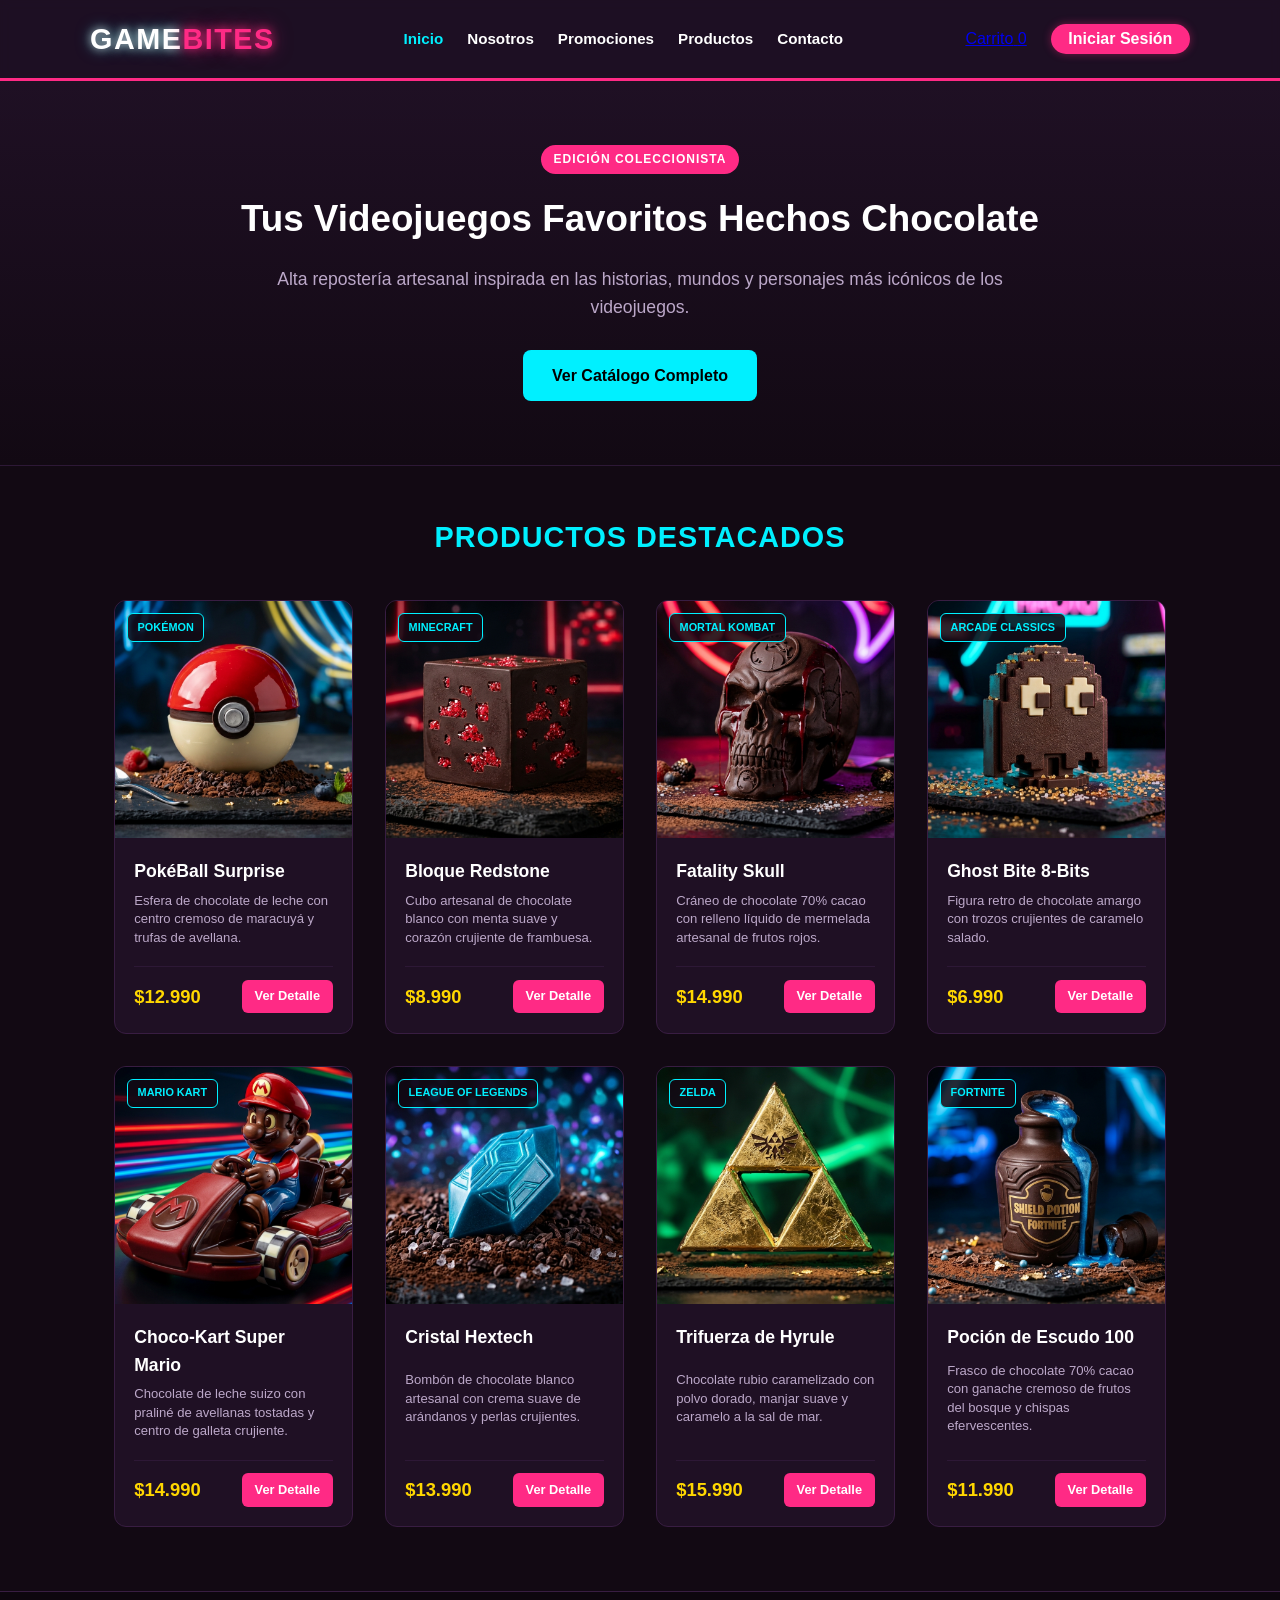
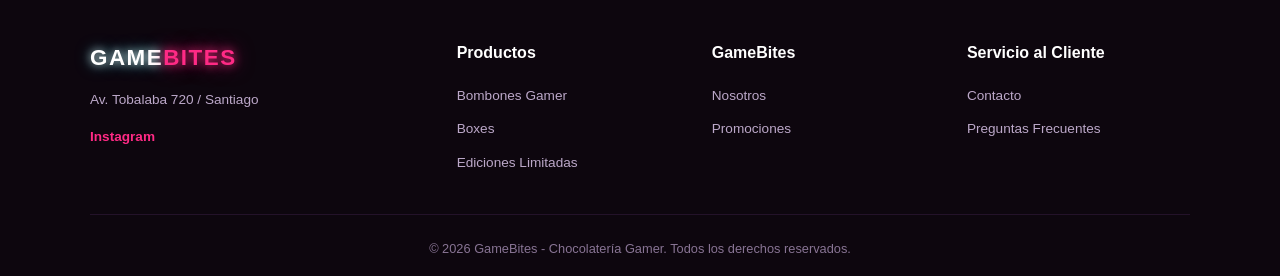
<file: index.html>
<!DOCTYPE html>
<html lang="es">
<head>
  <meta charset="UTF-8">
  <meta name="viewport" content="width=device-width, initial-scale=1.0">
  <title>GameBites | Chocolates de Videojuegos</title>
  
  
  <link rel="stylesheet" href="styles/global.css">
  <link rel="stylesheet" href="styles/header.css">
  <link rel="stylesheet" href="styles/caluga.css">
</head>
<body>

  
  <header>
    <nav>
      
      <section class="brand-section">
        <a href="index.html" class="logo">
          <span class="logo-game">GAME</span><span class="logo-bites">BITES</span><span class="logo-icon"></span>
        </a>
      </section>

      <button class="menu-toggle" id="menu-toggle" type="button" aria-label="Abrir menú" aria-expanded="false"></button>

      
      <section class="nav-links-section">
        <a href="index.html" class="active">Inicio</a>
        <a href="pages/nosotros.html">Nosotros</a>
        <a href="pages/promociones.html">Promociones</a>
        <a href="pages/productos.html">Productos</a>
        <a href="pages/contacto.html">Contacto</a>
      </section>

      
      <section class="user-section">
        <a href="pages/carrito.html" class="cart-link"> <span>Carrito</span> <span class="cart-count">0</span></a>
        <div id="user-nav-container"></div>
      </section>
    </nav>
  </header>

  
  <section class="hero-banner">
    <div class="hero-content">
      <span class="badge">Edición Coleccionista</span>
      <h1>Tus Videojuegos Favoritos Hechos Chocolate</h1>
      <p>Alta repostería artesanal inspirada en las historias, mundos y personajes más icónicos de los videojuegos.</p>
      <a href="pages/productos.html" class="btn-primary">Ver Catálogo Completo</a>
    </div>
  </section>

  
  <main class="main-container">
    <h2 class="section-title">Productos Destacados</h2>
    
    <div class="product-grid">
      
      
      <a href="pages/producto.html?id=1" class="caluga-card">
        <div class="card-badge">POKÉMON</div>
        <div class="card-img-wrapper">
          <img src="images/pokeball.jpg" alt="PokéBall Surprise" class="card-img">
        </div>
        <div class="card-content">
          <h3>PokéBall Surprise</h3>
          <p class="card-desc">Esfera de chocolate de leche con centro cremoso de maracuyá y trufas de avellana.</p>
          <div class="card-footer">
            <span class="price">$12.990</span>
            <span class="btn-buy">Ver Detalle</span>
          </div>
        </div>
      </a>

      
      <a href="pages/producto.html?id=2" class="caluga-card">
        <div class="card-badge">MINECRAFT</div>
        <div class="card-img-wrapper">
          <img src="images/redstone.jpg" alt="Bloque Redstone" class="card-img">
        </div>
        <div class="card-content">
          <h3>Bloque Redstone</h3>
          <p class="card-desc">Cubo artesanal de chocolate blanco con menta suave y corazón crujiente de frambuesa.</p>
          <div class="card-footer">
            <span class="price">$8.990</span>
            <span class="btn-buy">Ver Detalle</span>
          </div>
        </div>
      </a>

      
      <a href="pages/producto.html?id=3" class="caluga-card">
        <div class="card-badge">MORTAL KOMBAT</div>
        <div class="card-img-wrapper">
          <img src="images/skull.jpg" alt="Fatality Skull" class="card-img">
        </div>
        <div class="card-content">
          <h3>Fatality Skull</h3>
          <p class="card-desc">Cráneo de chocolate 70% cacao con relleno líquido de mermelada artesanal de frutos rojos.</p>
          <div class="card-footer">
            <span class="price">$14.990</span>
            <span class="btn-buy">Ver Detalle</span>
          </div>
        </div>
      </a>

      
      <a href="pages/producto.html?id=4" class="caluga-card">
        <div class="card-badge">ARCADE CLASSICS</div>
        <div class="card-img-wrapper">
          <img src="images/ghost.jpg" alt="Ghost Bite 8-Bits" class="card-img">
        </div>
        <div class="card-content">
          <h3>Ghost Bite 8-Bits</h3>
          <p class="card-desc">Figura retro de chocolate amargo con trozos crujientes de caramelo salado.</p>
          <div class="card-footer">
            <span class="price">$6.990</span>
            <span class="btn-buy">Ver Detalle</span>
          </div>
        </div>
      </a>

      
      <a href="pages/producto.html?id=5" class="caluga-card">
        <div class="card-badge">MARIO KART</div>
        <div class="card-img-wrapper">
          <img src="images/kart.jpg" alt="Choco-Kart Super Mario" class="card-img">
        </div>
        <div class="card-content">
          <h3>Choco-Kart Super Mario</h3>
          <p class="card-desc">Chocolate de leche suizo con praliné de avellanas tostadas y centro de galleta crujiente.</p>
          <div class="card-footer">
            <span class="price">$14.990</span>
            <span class="btn-buy">Ver Detalle</span>
          </div>
        </div>
      </a>

      
      <a href="pages/producto.html?id=6" class="caluga-card">
        <div class="card-badge">LEAGUE OF LEGENDS</div>
        <div class="card-img-wrapper">
          <img src="images/hextech.jpg" alt="Cristal Hextech" class="card-img">
        </div>
        <div class="card-content">
          <h3>Cristal Hextech</h3>
          <p class="card-desc">Bombón de chocolate blanco artesanal con crema suave de arándanos y perlas crujientes.</p>
          <div class="card-footer">
            <span class="price">$13.990</span>
            <span class="btn-buy">Ver Detalle</span>
          </div>
        </div>
      </a>

      
      <a href="pages/producto.html?id=7" class="caluga-card">
        <div class="card-badge">ZELDA</div>
        <div class="card-img-wrapper">
          <img src="images/triforce.jpg" alt="Trifuerza de Hyrule" class="card-img">
        </div>
        <div class="card-content">
          <h3>Trifuerza de Hyrule</h3>
          <p class="card-desc">Chocolate rubio caramelizado con polvo dorado, manjar suave y caramelo a la sal de mar.</p>
          <div class="card-footer">
            <span class="price">$15.990</span>
            <span class="btn-buy">Ver Detalle</span>
          </div>
        </div>
      </a>

      
      <a href="pages/producto.html?id=8" class="caluga-card">
        <div class="card-badge">FORTNITE</div>
        <div class="card-img-wrapper">
          <img src="images/shield.jpg" alt="Poción de Escudo 100" class="card-img">
        </div>
        <div class="card-content">
          <h3>Poción de Escudo 100</h3>
          <p class="card-desc">Frasco de chocolate 70% cacao con ganache cremoso de frutos del bosque y chispas efervescentes.</p>
          <div class="card-footer">
            <span class="price">$11.990</span>
            <span class="btn-buy">Ver Detalle</span>
          </div>
        </div>
      </a>

    </div>
  </main>

  
  <footer class="main-footer">
    <div class="footer-container">
      
      
      <div class="footer-col brand-col">
        <a href="index.html" class="logo logo-footer">
          <span class="logo-game">GAME</span><span class="logo-bites">BITES</span><span class="logo-icon"></span>
        </a>
        <p class="footer-address"> Av. Tobalaba 720 / Santiago</p>
        <div class="social-links">
          <a href="#">Instagram</a>
        </div>
      </div>

      
      <div class="footer-col">
        <h4>Productos</h4>
        <ul>
          <li><a href="pages/productos.html">Bombones Gamer</a></li>
          <li><a href="pages/productos.html">Boxes</a></li>
          <li><a href="pages/productos.html">Ediciones Limitadas</a></li>
        </ul>
      </div>

      
      <div class="footer-col">
        <h4>GameBites</h4>
        <ul>
          <li><a href="pages/nosotros.html">Nosotros</a></li>
          <li><a href="pages/promociones.html">Promociones</a></li>
        </ul>
      </div>

      
      <div class="footer-col">
        <h4>Servicio al Cliente</h4>
        <ul>
          <li><a href="pages/contacto.html">Contacto</a></li>
          <li><a href="#">Preguntas Frecuentes</a></li>
        </ul>
      </div>

    </div>

    <div class="footer-bottom">
      <p>&copy; 2026 GameBites - Chocolatería Gamer. Todos los derechos reservados.</p>
    </div>
  </footer>

<script src="scripts/script.js"></script>
</body>
</html>
</file>
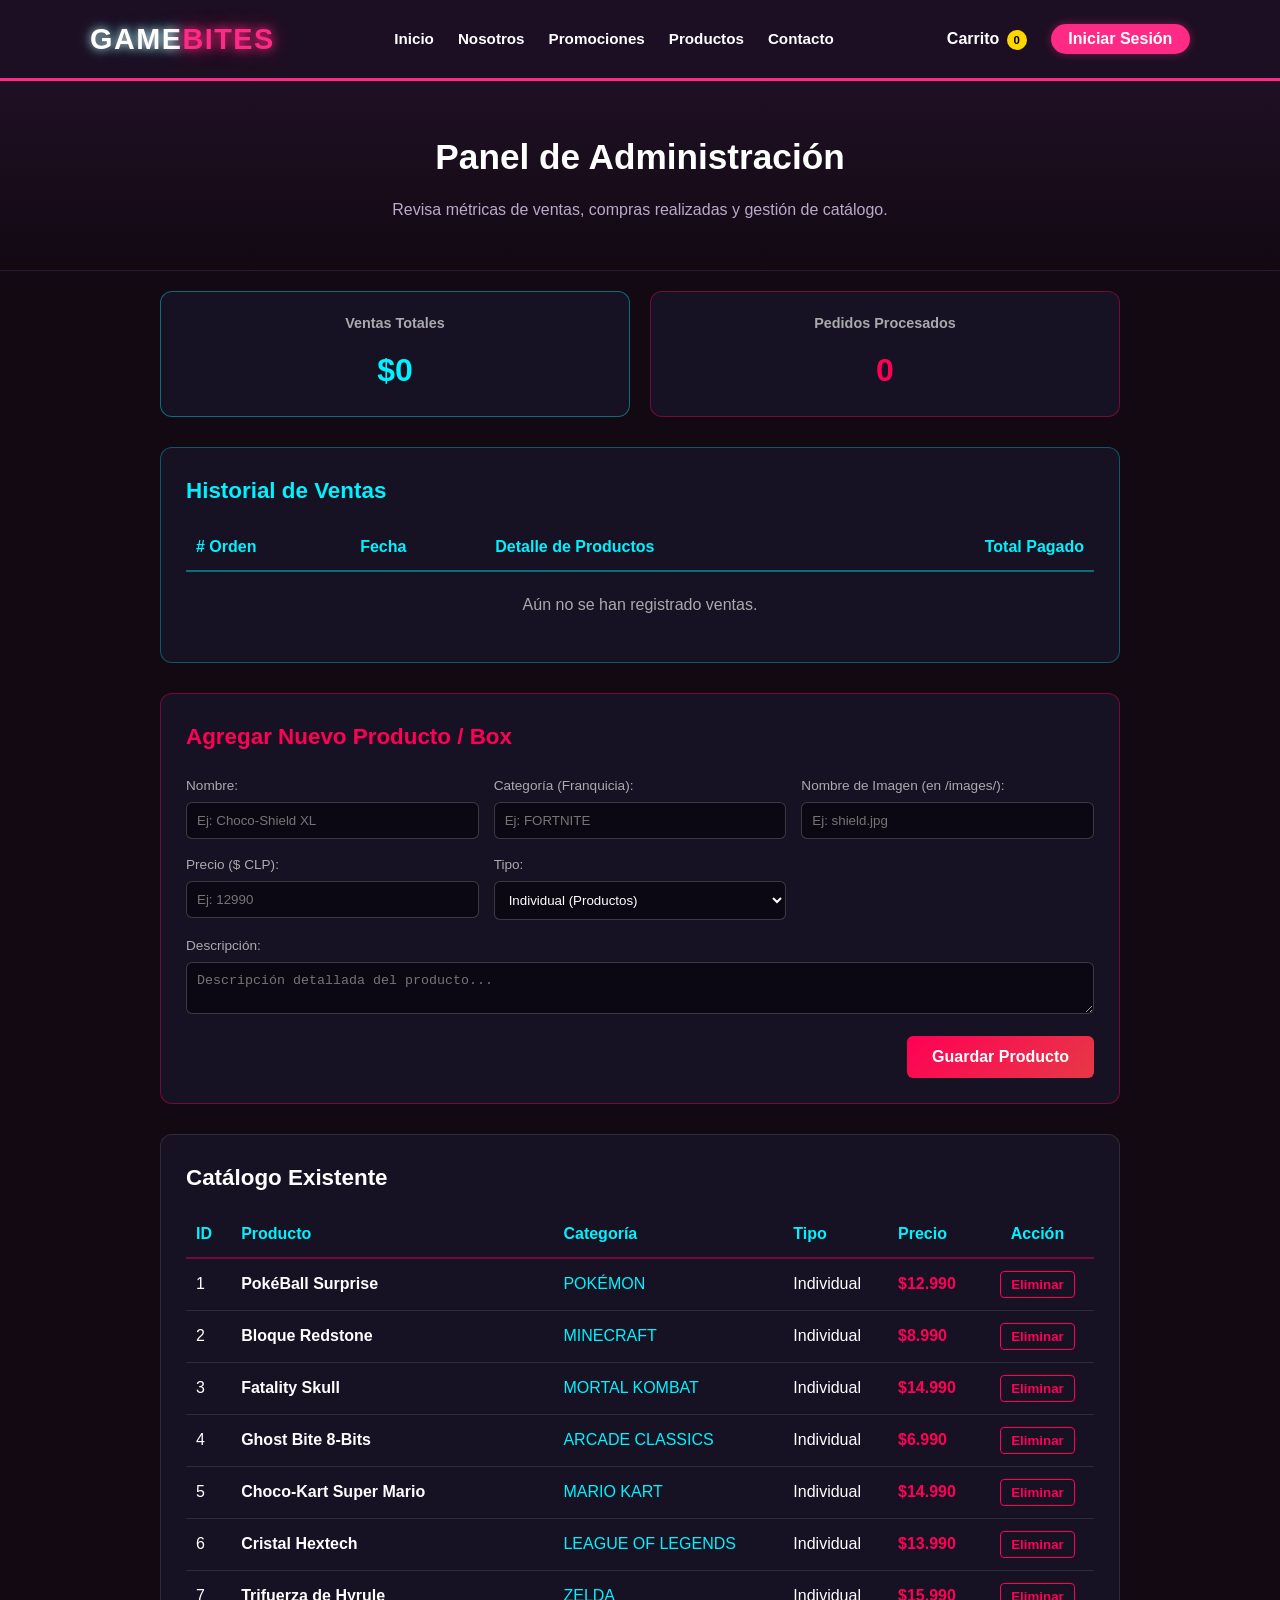
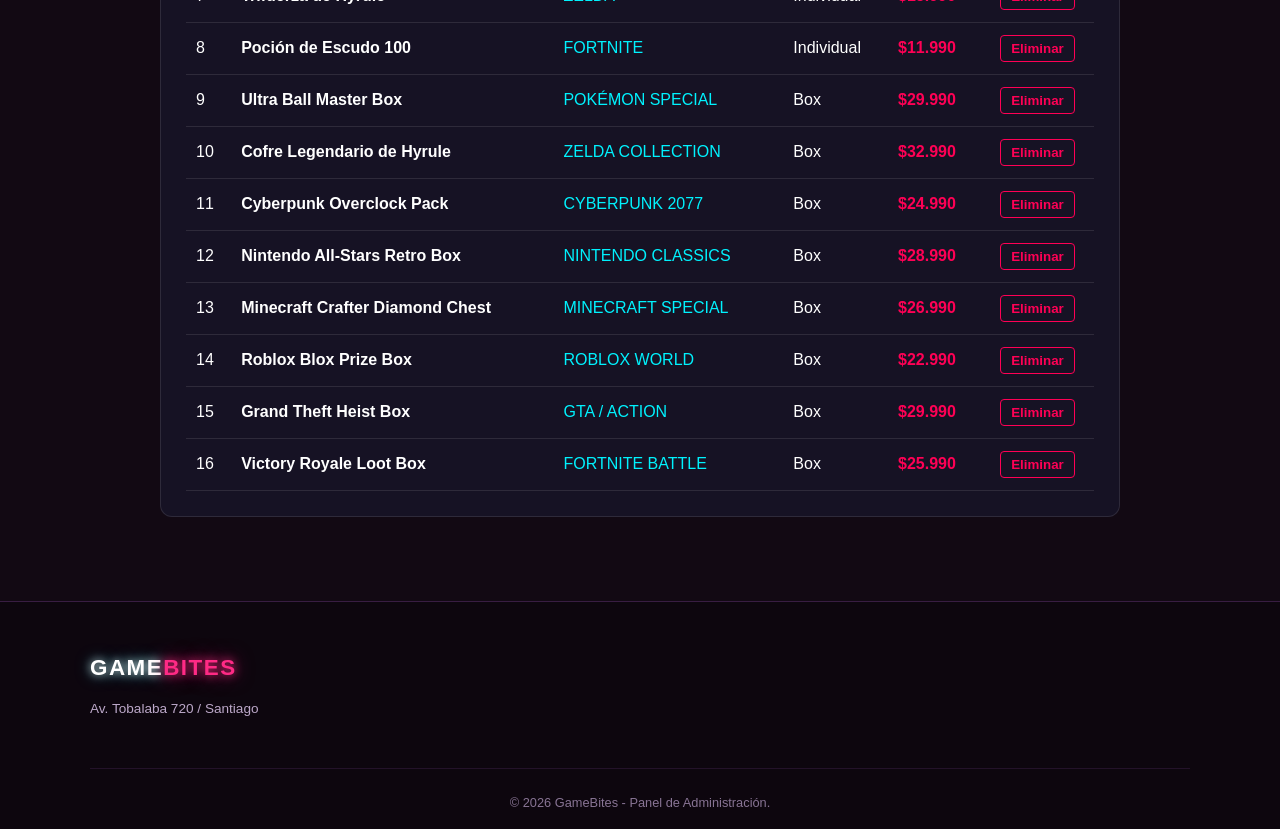
<file: pages/admin.html>
<!DOCTYPE html>
<html lang="es">
<head>
    <meta charset="UTF-8">
    <meta name="viewport" content="width=device-width, initial-scale=1.0">
    <title>Panel Admin | GameBites</title>
    <link rel="stylesheet" href="../styles/global.css">
    <link rel="stylesheet" href="../styles/header.css">
    <link rel="stylesheet" href="../styles/caluga.css">
    <link rel="stylesheet" href="../styles/pages.css">
</head>
<body>
<header>
    <nav>
        <section class="brand-section">
            <a href="../index.html" class="logo">
                <span class="logo-game">GAME</span>
                <span class="logo-bites">BITES</span>
                <span class="logo-icon"></span>
            </a>
        </section>
        <button class="menu-toggle" id="menu-toggle" type="button" aria-label="Abrir menú" aria-expanded="false"></button>
        <section class="nav-links-section">
            <a href="../index.html">Inicio</a>
            <a href="nosotros.html">Nosotros</a>
            <a href="promociones.html">Promociones</a>
            <a href="productos.html">Productos</a>
            <a href="contacto.html">Contacto</a>
        </section>
        <section class="user-section">
        <a href="carrito.html" class="cart-link"> <span>Carrito</span> <span class="cart-count">0</span></a>
        <div id="user-nav-container"></div>
      </section>
    </nav>
</header>

<section class="page-hero">
    <h1> Panel de Administración</h1>
    <p>Revisa métricas de ventas, compras realizadas y gestión de catálogo.</p>
</section>

<main class="main-container" style="max-width: 1000px; margin: 0 auto; padding: 20px;">
    
    <div style="display: grid; grid-template-columns: repeat(auto-fit, minmax(220px, 1fr)); gap: 20px; margin-bottom: 30px;">
        <div style="background: #161224; padding: 20px; border-radius: 12px; border: 1px solid rgba(0, 242, 254, 0.4); text-align: center; color: #fff;">
            <h4 style="margin: 0; color: #aaa; font-size: 0.9rem;">Ventas Totales</h4>
            <span id="metric-total-sales" style="font-size: 2rem; font-weight: bold; color: #00f2fe; display: block; margin-top: 10px;">$0</span>
        </div>
        <div style="background: #161224; padding: 20px; border-radius: 12px; border: 1px solid rgba(255, 0, 85, 0.4); text-align: center; color: #fff;">
            <h4 style="margin: 0; color: #aaa; font-size: 0.9rem;">Pedidos Procesados</h4>
            <span id="metric-orders-count" style="font-size: 2rem; font-weight: bold; color: #ff0055; display: block; margin-top: 10px;">0</span>
        </div>
    </div>

    
    <div style="background: #161224; padding: 25px; border-radius: 12px; border: 1px solid rgba(0, 242, 254, 0.3); color: #fff; margin-bottom: 30px; overflow-x: auto;">
        <h2 style="margin-top: 0; color: #00f2fe; font-size: 1.4rem;"> Historial de Ventas</h2>
        <table style="width: 100%; border-collapse: collapse; margin-top: 15px; text-align: left;">
            <thead>
                <tr style="border-bottom: 2px solid rgba(0,242,254,0.4); color: #00f2fe;">
                    <th style="padding: 10px;"># Orden</th>
                    <th style="padding: 10px;">Fecha</th>
                    <th style="padding: 10px;">Detalle de Productos</th>
                    <th style="padding: 10px; text-align: right;">Total Pagado</th>
                </tr>
            </thead>
            <tbody id="orders-table-body"></tbody>
        </table>
    </div>

    
    <div style="background: #161224; padding: 25px; border-radius: 12px; border: 1px solid rgba(255, 0, 85, 0.4); margin-bottom: 30px; color: #fff;">
        <h2 style="margin-top: 0; color: #ff0055; font-size: 1.4rem;"> Agregar Nuevo Producto / Box</h2>
        <form id="add-product-form" style="display: grid; grid-template-columns: repeat(auto-fit, minmax(220px, 1fr)); gap: 15px; margin-top: 20px;">
            <div>
                <label style="display:block; font-size:0.85rem; color:#aaa; margin-bottom:5px;">Nombre:</label>
                <input type="text" id="admin-title" required placeholder="Ej: Choco-Shield XL" style="width:100%; padding:10px; background:#0b0813; border:1px solid rgba(255,255,255,0.2); border-radius:6px; color:#fff;">
            </div>
            <div>
                <label style="display:block; font-size:0.85rem; color:#aaa; margin-bottom:5px;">Categoría (Franquicia):</label>
                <input type="text" id="admin-category" required placeholder="Ej: FORTNITE" style="width:100%; padding:10px; background:#0b0813; border:1px solid rgba(255,255,255,0.2); border-radius:6px; color:#fff;">
            </div>
            <div>
                <label style="display:block; font-size:0.85rem; color:#aaa; margin-bottom:5px;">Nombre de Imagen (en /images/):</label>
                <input type="text" id="admin-img" required placeholder="Ej: shield.jpg" style="width:100%; padding:10px; background:#0b0813; border:1px solid rgba(255,255,255,0.2); border-radius:6px; color:#fff;">
            </div>
            <div>
                <label style="display:block; font-size:0.85rem; color:#aaa; margin-bottom:5px;">Precio ($ CLP):</label>
                <input type="number" id="admin-price" required placeholder="Ej: 12990" style="width:100%; padding:10px; background:#0b0813; border:1px solid rgba(255,255,255,0.2); border-radius:6px; color:#fff;">
            </div>
            <div>
                <label style="display:block; font-size:0.85rem; color:#aaa; margin-bottom:5px;">Tipo:</label>
                <select id="admin-type" style="width:100%; padding:10px; background:#0b0813; border:1px solid rgba(255,255,255,0.2); border-radius:6px; color:#fff;">
                    <option value="individual">Individual (Productos)</option>
                    <option value="box">Box (Promociones)</option>
                </select>
            </div>
            <div style="grid-column: 1 / -1;">
                <label style="display:block; font-size:0.85rem; color:#aaa; margin-bottom:5px;">Descripción:</label>
                <textarea id="admin-desc" required rows="2" placeholder="Descripción detallada del producto..." style="width:100%; padding:10px; background:#0b0813; border:1px solid rgba(255,255,255,0.2); border-radius:6px; color:#fff;"></textarea>
            </div>
            <div style="grid-column: 1 / -1; text-align: right;">
                <button type="submit" style="background: linear-gradient(135deg, #ff0055, #e63946); color: white; border: none; padding: 12px 25px; font-size: 1rem; font-weight: bold; border-radius: 6px; cursor: pointer;">Guardar Producto</button>
            </div>
        </form>
    </div>

    
    <div style="background: #161224; padding: 25px; border-radius: 12px; border: 1px solid rgba(255,255,255,0.1); color: #fff; overflow-x: auto;">
        <h2 style="margin-top: 0; color: #ffffff; font-size: 1.4rem;"> Catálogo Existente</h2>
        <table style="width: 100%; border-collapse: collapse; margin-top: 15px; text-align: left;">
            <thead>
                <tr style="border-bottom: 2px solid rgba(255,0,85,0.4); color: #00f2fe;">
                    <th style="padding: 10px;">ID</th>
                    <th style="padding: 10px;">Producto</th>
                    <th style="padding: 10px;">Categoría</th>
                    <th style="padding: 10px;">Tipo</th>
                    <th style="padding: 10px;">Precio</th>
                    <th style="padding: 10px; text-align: center;">Acción</th>
                </tr>
            </thead>
            <tbody id="admin-table-body"></tbody>
        </table>
    </div>
</main>

<footer class="main-footer">
    <div class="footer-container">
        <div class="footer-col brand-col">
            <a href="../index.html" class="logo logo-footer">
                <span class="logo-game">GAME</span>
                <span class="logo-bites">BITES</span>
                <span class="logo-icon"></span>
            </a>
            <p class="footer-address">Av. Tobalaba 720 / Santiago</p>
        </div>
    </div>
    <div class="footer-bottom">
        <p>&copy; 2026 GameBites - Panel de Administración.</p>
    </div>
</footer>

<script src="../scripts/script.js"></script>
</body>
</html>
</file>
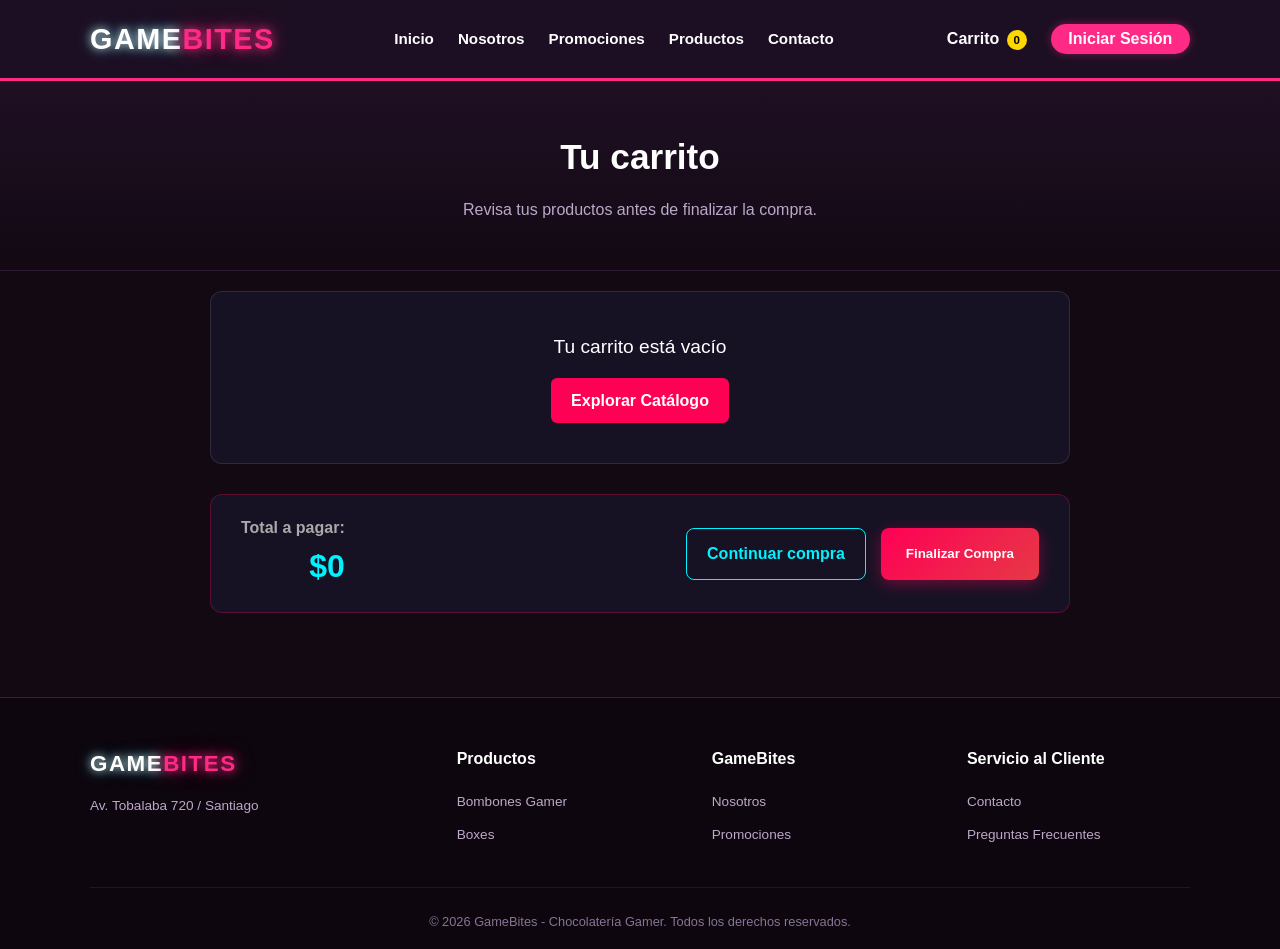
<file: pages/carrito.html>
<!DOCTYPE html>
<html lang="es">
<head>
    <meta charset="UTF-8">
    <meta name="viewport" content="width=device-width, initial-scale=1.0">
    <title>Carrito de Compras | GameBites</title>
    <link rel="stylesheet" href="../styles/global.css">
    <link rel="stylesheet" href="../styles/header.css">
    <link rel="stylesheet" href="../styles/caluga.css">
    <link rel="stylesheet" href="../styles/pages.css">
</head>
<body>
<header>
    <nav>
        <section class="brand-section">
            <a href="../index.html" class="logo">
                <span class="logo-game">GAME</span>
                <span class="logo-bites">BITES</span>
                <span class="logo-icon"></span>
            </a>
        </section>
        <button class="menu-toggle" id="menu-toggle" type="button" aria-label="Abrir menú" aria-expanded="false"></button>
        <section class="nav-links-section">
            <a href="../index.html">Inicio</a>
            <a href="nosotros.html">Nosotros</a>
            <a href="promociones.html">Promociones</a>
            <a href="productos.html">Productos</a>
            <a href="contacto.html">Contacto</a>
        </section>
        <section class="user-section">
        <a href="carrito.html" class="cart-link"> <span>Carrito</span> <span class="cart-count">0</span></a>
        <div id="user-nav-container"></div>
      </section>
    </nav>
</header>

<section class="page-hero">
    <h1> Tu carrito</h1>
    <p>Revisa tus productos antes de finalizar la compra.</p>
</section>

<main class="main-container" style="max-width: 900px; margin: 0 auto; padding: 20px;">
    
    <div id="cart-items" class="cart-list" style="display: flex; flex-direction: column; gap: 15px; margin-bottom: 30px;"></div>

    
    <div class="cart-summary" style="display: flex; justify-content: space-between; align-items: center; background: #161224; padding: 20px 30px; border-radius: 12px; border: 1px solid rgba(255, 0, 85, 0.3);">
        <div>
            <h3 style="margin: 0; color: #aaa; font-size: 1rem;">Total a pagar:</h3>
            <span id="cart-total" class="cart-total" style="font-size: 2rem; font-weight: bold; color: #00f2fe;">$0</span>
        </div>
        <div style="display: flex; gap: 15px;">
            <a class="btn-primary" href="productos.html" style="padding: 12px 20px; background: transparent; border: 1px solid #00f2fe; color: #00f2fe; text-decoration: none; border-radius: 8px; font-weight: bold;">Continuar compra</a>
            <button onclick="processCheckout()" style="padding: 12px 25px; background: linear-gradient(135deg, #ff0055, #e63946); color: #fff; border: none; border-radius: 8px; font-weight: bold; cursor: pointer; box-shadow: 0 4px 15px rgba(255, 0, 85, 0.4);">Finalizar Compra</button>
        </div>
    </div>
</main>

<footer class="main-footer">
    <div class="footer-container">
        <div class="footer-col brand-col">
            <a href="../index.html" class="logo logo-footer">
                <span class="logo-game">GAME</span>
                <span class="logo-bites">BITES</span>
                <span class="logo-icon"></span>
            </a>
            <p class="footer-address">Av. Tobalaba 720 / Santiago</p>
        </div>
        <div class="footer-col">
            <h4>Productos</h4>
            <ul>
                <li><a href="productos.html">Bombones Gamer</a></li>
                <li><a href="promociones.html">Boxes</a></li>
            </ul>
        </div>
        <div class="footer-col">
            <h4>GameBites</h4>
            <ul>
                <li><a href="nosotros.html">Nosotros</a></li>
                <li><a href="promociones.html">Promociones</a></li>
            </ul>
        </div>
        <div class="footer-col">
            <h4>Servicio al Cliente</h4>
            <ul>
                <li><a href="contacto.html">Contacto</a></li>
                <li><a href="faq.html">Preguntas Frecuentes</a></li>
            </ul>
        </div>
    </div>
    <div class="footer-bottom">
        <p>&copy; 2026 GameBites - Chocolatería Gamer. Todos los derechos reservados.</p>
    </div>
</footer>

<script src="../scripts/script.js"></script>
</body>
</html>
</file>
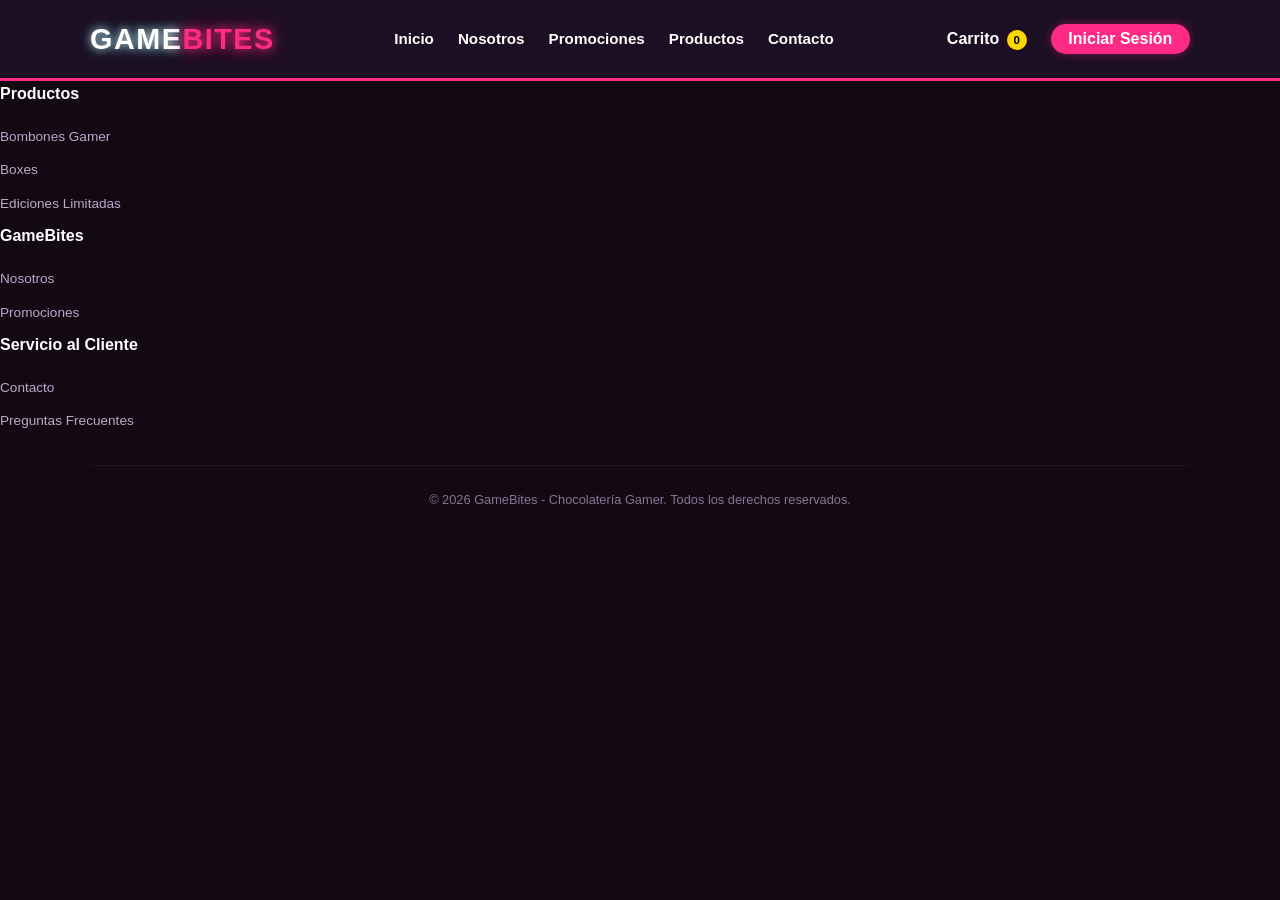
<file: pages/confirmacion.html>
<!DOCTYPE html>
<html lang="es">
<head>
<meta charset="UTF-8">
<meta name="viewport" content="width=device-width, initial-scale=1.0">
<title>Mensaje enviado | GameBites</title>
<link rel="stylesheet" href="../styles/global.css">
<link rel="stylesheet" href="../styles/header.css">
<link rel="stylesheet" href="../styles/caluga.css">
<link rel="stylesheet" href="../styles/pages.css">
</head>
<body>
<header>
    <nav>
        <section class="brand-section">
            <a href="../index.html" class="logo">
                <span class="logo-game">GAME</span>
                <span class="logo-bites">BITES</span>
                <span class="logo-icon"></span>
            </a>
        </section>
        <button class="menu-toggle" id="menu-toggle" type="button" aria-label="Abrir menú" aria-expanded="false"></button>
        <section class="nav-links-section">
            <a href="../index.html">Inicio</a>
            <a href="nosotros.html">Nosotros</a>
            <a href="promociones.html">Promociones</a>
            <a href="productos.html">Productos</a>
            <a href="contacto.html">Contacto</a>
        </section>
        <section class="user-section">
        <a href="carrito.html" class="cart-link"> <span>Carrito</span> <span class="cart-count">0</span></a>
        <div id="user-nav-container"></div>
      </section>
    </nav>
</header>
<div class="footer-col"><h4>Productos</h4><ul><li><a href="productos.html">Bombones Gamer</a></li><li><a href="productos.html">Boxes</a></li><li><a href="productos.html">Ediciones Limitadas</a></li></ul></div>
<div class="footer-col"><h4>GameBites</h4><ul><li><a href="nosotros.html">Nosotros</a></li><li><a href="promociones.html">Promociones</a></li></ul></div>
<div class="footer-col"><h4>Servicio al Cliente</h4><ul><li><a href="contacto.html">Contacto</a></li><li><a href="faq.html">Preguntas Frecuentes</a></li></ul></div></div>
<div class="footer-bottom"><p>&copy; 2026 GameBites - Chocolatería Gamer. Todos los derechos reservados.</p></div></footer>
<script src="../scripts/script.js"></script></body></html>
</file>
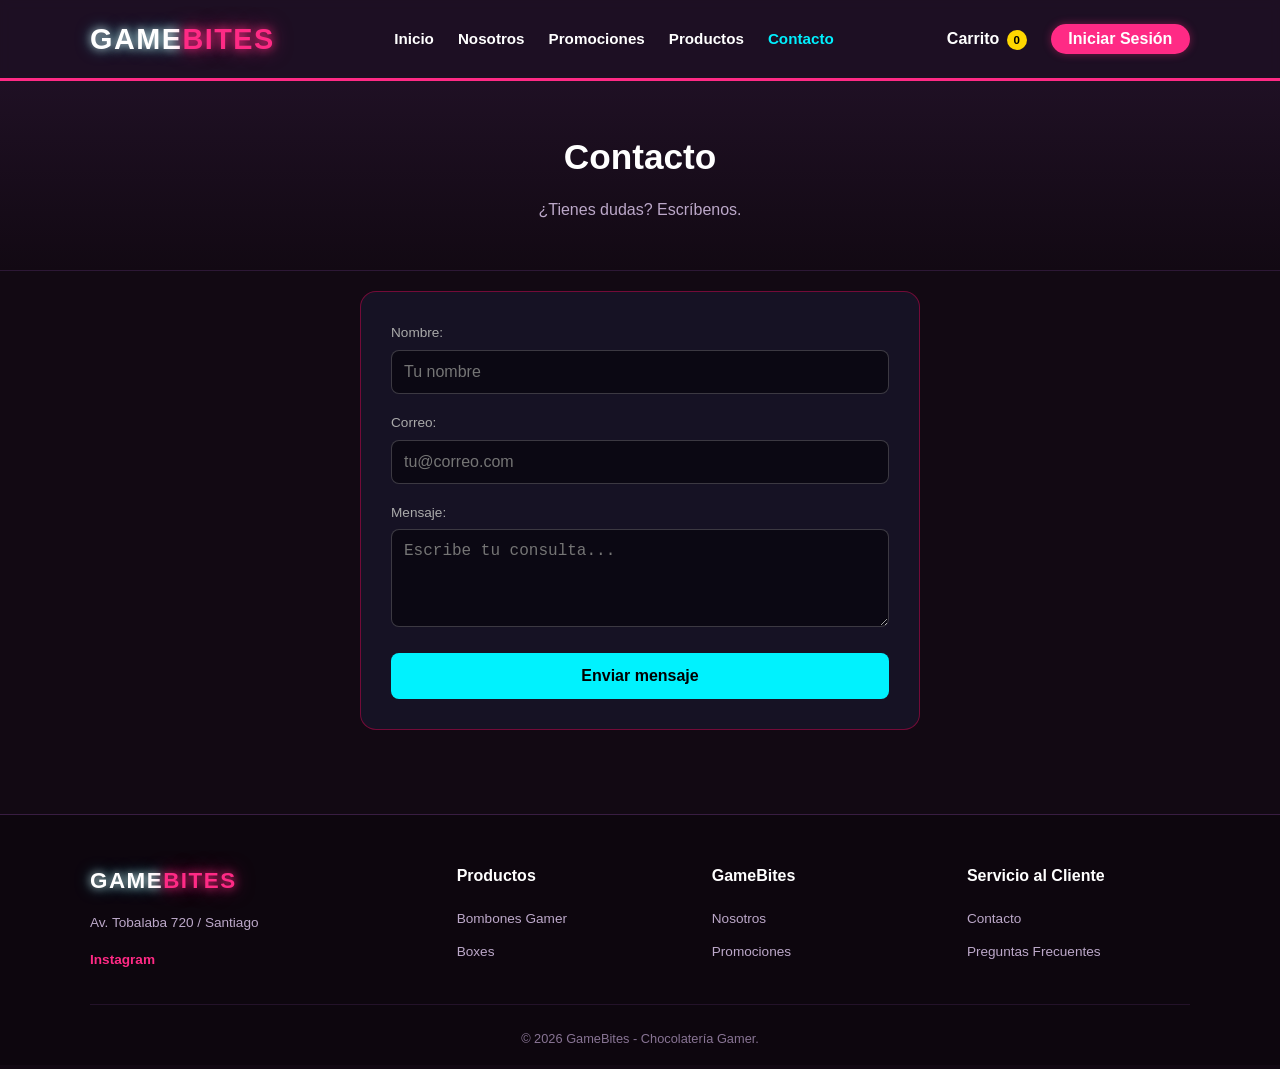
<file: pages/contacto.html>
<!DOCTYPE html>
<html lang="es">
<head>
    <meta charset="UTF-8">
    <meta name="viewport" content="width=device-width, initial-scale=1.0">
    <title>Contacto | GameBites</title>
    <link rel="stylesheet" href="../styles/global.css">
    <link rel="stylesheet" href="../styles/header.css">
    <link rel="stylesheet" href="../styles/caluga.css">
    <link rel="stylesheet" href="../styles/pages.css">
</head>
<body>
<header>
    <nav>
        <section class="brand-section">
            <a href="../index.html" class="logo">
                <span class="logo-game">GAME</span>
                <span class="logo-bites">BITES</span>
                <span class="logo-icon"></span>
            </a>
        </section>
        <button class="menu-toggle" id="menu-toggle" type="button" aria-label="Abrir menú" aria-expanded="false"></button>
        <section class="nav-links-section">
            <a href="../index.html">Inicio</a>
            <a href="nosotros.html">Nosotros</a>
            <a href="promociones.html">Promociones</a>
            <a href="productos.html">Productos</a>
            <a href="contacto.html" class="active">Contacto</a>
        </section>
        <section class="user-section">
        <a href="carrito.html" class="cart-link"> <span>Carrito</span> <span class="cart-count">0</span></a>
        <div id="user-nav-container"></div>
      </section>
    </nav>
</header>

<section class="page-hero">
    <h1>Contacto</h1>
    <p>¿Tienes dudas? Escríbenos.</p>
</section>

<main class="main-container" style="max-width: 600px; margin: 0 auto; padding: 20px;">
    <div style="background: #161224; padding: 30px; border-radius: 16px; border: 1px solid rgba(255, 0, 85, 0.4); color: #fff;">
        <form id="contact-form" style="display: flex; flex-direction: column; gap: 18px;">
            <div>
                <label style="display: block; font-size: 0.85rem; color: #aaa; margin-bottom: 6px;">Nombre:</label>
                <input type="text" id="contact-name" required placeholder="Tu nombre" style="width: 100%; padding: 12px; background: #0b0813; border: 1px solid rgba(255,255,255,0.2); border-radius: 8px; color: #fff; font-size: 1rem;">
            </div>
            <div>
                <label style="display: block; font-size: 0.85rem; color: #aaa; margin-bottom: 6px;">Correo:</label>
                <input type="email" id="contact-email" required placeholder="tu@correo.com" style="width: 100%; padding: 12px; background: #0b0813; border: 1px solid rgba(255,255,255,0.2); border-radius: 8px; color: #fff; font-size: 1rem;">
            </div>
            <div>
                <label style="display: block; font-size: 0.85rem; color: #aaa; margin-bottom: 6px;">Mensaje:</label>
                <textarea id="contact-message" required rows="4" placeholder="Escribe tu consulta..." style="width: 100%; padding: 12px; background: #0b0813; border: 1px solid rgba(255,255,255,0.2); border-radius: 8px; color: #fff; font-size: 1rem; resize: vertical;"></textarea>
            </div>

            <button type="submit" style="background: #00f2fe; color: #000; border: none; padding: 14px; font-size: 1rem; font-weight: 800; border-radius: 8px; cursor: pointer;">
                Enviar mensaje
            </button>
        </form>

        <div id="contact-msg" style="display: none; margin-top: 20px; padding: 12px; background: rgba(0, 242, 254, 0.15); border: 1px solid #00f2fe; color: #00f2fe; border-radius: 8px; text-align: center; font-weight: bold;">
             ¡Mensaje enviado con éxito! Te responderemos a la brevedad.
        </div>
    </div>
</main>

<footer class="main-footer">
    <div class="footer-container">
        <div class="footer-col brand-col">
            <a href="../index.html" class="logo logo-footer">
                <span class="logo-game">GAME</span>
                <span class="logo-bites">BITES</span>
                <span class="logo-icon"></span>
            </a>
            <p class="footer-address">Av. Tobalaba 720 / Santiago</p>
            <div class="social-links"><a href="contacto.html">Instagram</a></div>
        </div>
        <div class="footer-col">
            <h4>Productos</h4>
            <ul>
                <li><a href="productos.html">Bombones Gamer</a></li>
                <li><a href="promociones.html">Boxes</a></li>
            </ul>
        </div>
        <div class="footer-col">
            <h4>GameBites</h4>
            <ul>
                <li><a href="nosotros.html">Nosotros</a></li>
                <li><a href="promociones.html">Promociones</a></li>
            </ul>
        </div>
        <div class="footer-col">
            <h4>Servicio al Cliente</h4>
            <ul>
                <li><a href="contacto.html">Contacto</a></li>
                <li><a href="faq.html">Preguntas Frecuentes</a></li>
            </ul>
        </div>
    </div>
    <div class="footer-bottom">
        <p>&copy; 2026 GameBites - Chocolatería Gamer.</p>
    </div>
</footer>

<script src="../scripts/script.js"></script>
</body>
</html>
</file>
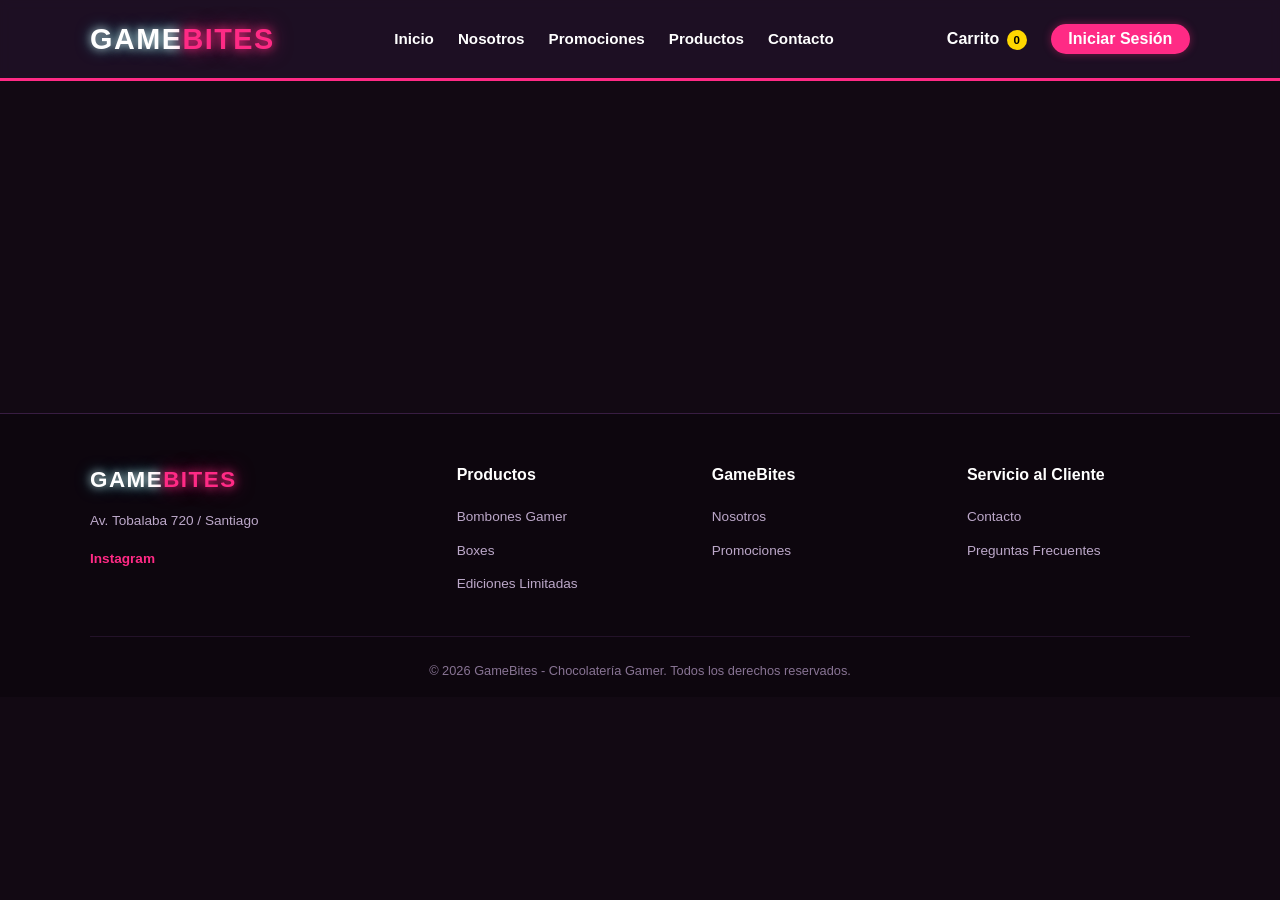
<file: pages/cuenta.html>
<!DOCTYPE html>
<html lang="es">
<head>
    <meta charset="UTF-8">
    <meta name="viewport" content="width=device-width, initial-scale=1.0">
    <title>Mi cuenta | GameBites</title>
    <link rel="stylesheet" href="../styles/global.css">
    <link rel="stylesheet" href="../styles/header.css">
    <link rel="stylesheet" href="../styles/caluga.css">
    <link rel="stylesheet" href="../styles/pages.css">
</head>
<body>
<header>
    <nav>
        <section class="brand-section">
            <a href="../index.html" class="logo">
                <span class="logo-game">GAME</span>
                <span class="logo-bites">BITES</span>
                <span class="logo-icon"></span>
            </a>
        </section>
        <button class="menu-toggle" id="menu-toggle" type="button" aria-label="Abrir menú" aria-expanded="false"></button>
        <section class="nav-links-section">
            <a href="../index.html">Inicio</a>
            <a href="nosotros.html">Nosotros</a>
            <a href="promociones.html">Promociones</a>
            <a href="productos.html">Productos</a>
            <a href="contacto.html">Contacto</a>
        </section>
        <section class="user-section">
        <a href="carrito.html" class="cart-link"> <span>Carrito</span> <span class="cart-count">0</span></a>
        <div id="user-nav-container"></div>
      </section>
    </nav>
</header>
<main class="main-container">
    <div class="content-card reveal" style="text-align:center">
        <h1> ¡Bienvenido a GameBites!</h1>
        <p>Inicio de sesión de demostración completado correctamente.</p>
        <br>
        <a class="btn-primary" href="../index.html">Ir al inicio</a>
    </div>
</main>
<footer class="main-footer"><div class="footer-container"><div class="footer-col brand-col"><a href="../index.html" class="logo logo-footer"><span class="logo-game">GAME</span><span class="logo-bites">BITES</span><span class="logo-icon"></span></a><p class="footer-address">Av. Tobalaba 720 / Santiago</p><div class="social-links"><a href="contacto.html">Instagram</a></div></div>
<div class="footer-col"><h4>Productos</h4><ul><li><a href="productos.html">Bombones Gamer</a></li><li><a href="productos.html">Boxes</a></li><li><a href="productos.html">Ediciones Limitadas</a></li></ul></div>
<div class="footer-col"><h4>GameBites</h4><ul><li><a href="nosotros.html">Nosotros</a></li><li><a href="promociones.html">Promociones</a></li></ul></div>
<div class="footer-col"><h4>Servicio al Cliente</h4><ul><li><a href="contacto.html">Contacto</a></li><li><a href="faq.html">Preguntas Frecuentes</a></li></ul></div></div>
<div class="footer-bottom"><p>&copy; 2026 GameBites - Chocolatería Gamer. Todos los derechos reservados.</p></div></footer>
<script src="../scripts/script.js"></script></body></html>
</file>
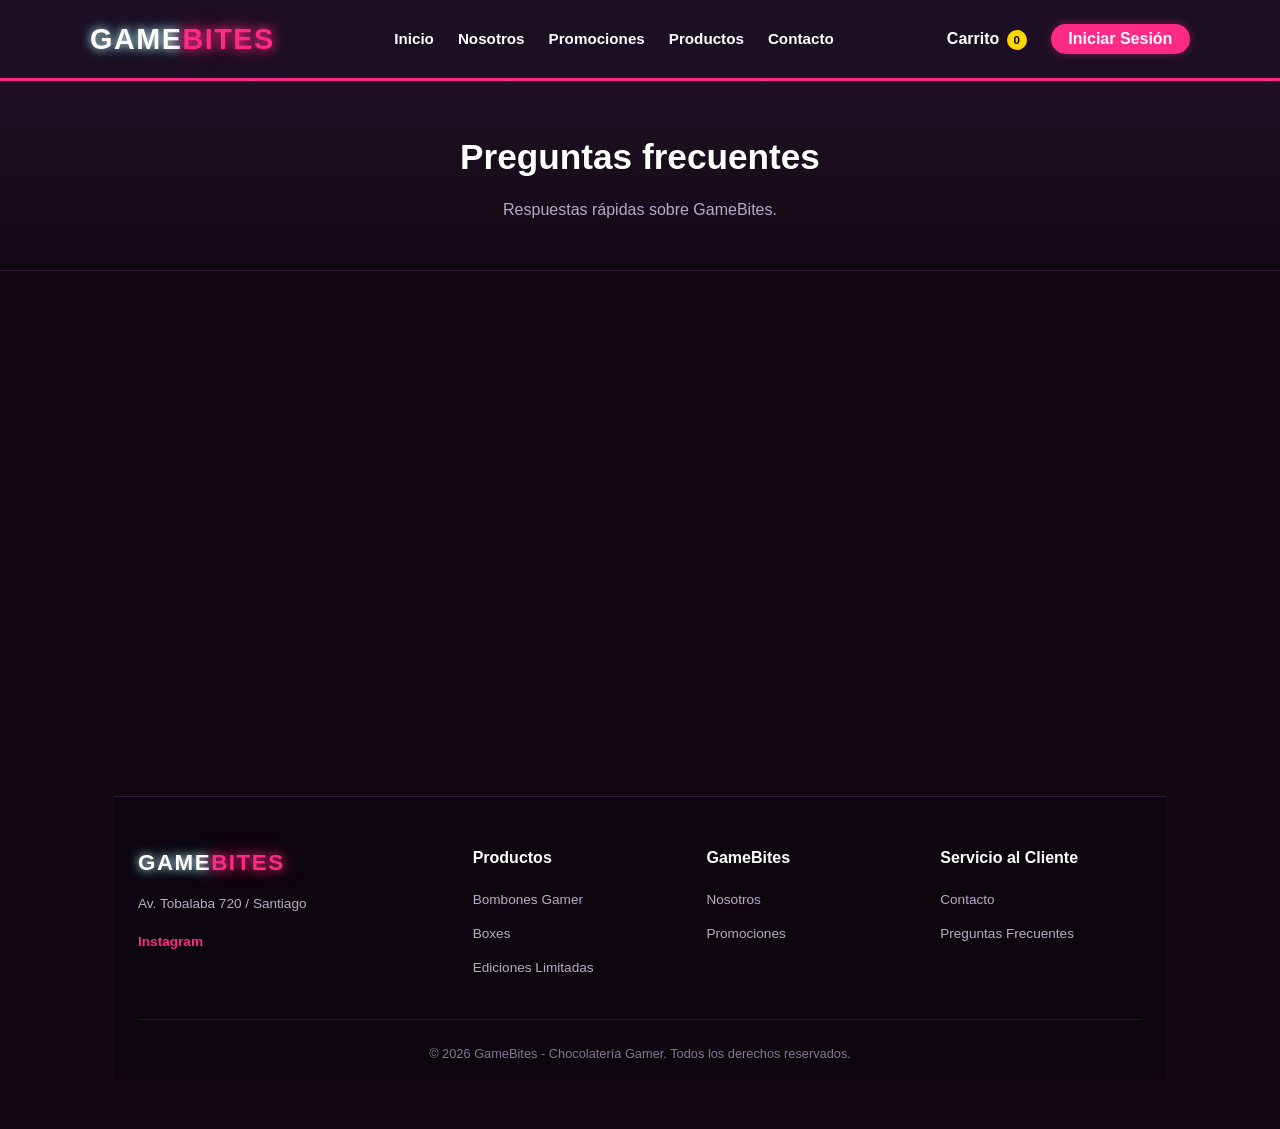
<file: pages/faq.html>
<!DOCTYPE html>
<html lang="es">
<head>
    <meta charset="UTF-8">
    <meta name="viewport" content="width=device-width, initial-scale=1.0">
    <title>Preguntas frecuentes | GameBites</title>
    <link rel="stylesheet" href="../styles/global.css">
    <link rel="stylesheet" href="../styles/header.css">
    <link rel="stylesheet" href="../styles/caluga.css">
    <link rel="stylesheet" href="../styles/pages.css">
</head>
<body>
<header>
    <nav>
        <section class="brand-section">
            <a href="../index.html" class="logo">
                <span class="logo-game">GAME</span>
                <span class="logo-bites">BITES</span>
                <span class="logo-icon"></span>
            </a>
        </section>
        <button class="menu-toggle" id="menu-toggle" type="button" aria-label="Abrir menú" aria-expanded="false"></button>
        <section class="nav-links-section">
            <a href="../index.html">Inicio</a>
            <a href="nosotros.html">Nosotros</a>
            <a href="promociones.html">Promociones</a>
            <a href="productos.html">Productos</a>
            <a href="contacto.html">Contacto</a>
        </section>
        <section class="user-section">
        <a href="carrito.html" class="cart-link"> <span>Carrito</span> <span class="cart-count">0</span></a>
        <div id="user-nav-container"></div>
      </section>
    </nav>
</header>
<section class="page-hero">
    <h1>Preguntas frecuentes</h1>
    <p>Respuestas rápidas sobre GameBites.</p>
</section>
<main class="main-container">
    <div class="content-card faq-item reveal">
        <h3>¿Cómo agrego un producto?</h3>
        <p>Entra al catálogo, abre el detalle del producto y presiona “Agregar al carrito”.</p>
    </div>
    <div class="content-card faq-item reveal">
        <h3>¿Se guarda el carrito?</h3>
        <p>Sí. El carrito utiliza localStorage del navegador, por lo que permanece guardado mientras no lo borres.</p>
    </div>
    <div class="content-card faq-item reveal">
        <h3>¿Puedo cambiar cantidades?</h3>
        <p>Sí. Desde el carrito puedes aumentar, disminuir o eliminar productos.</p>
    </div>


<footer class="main-footer"><div class="footer-container"><div class="footer-col brand-col"><a href="../index.html" class="logo logo-footer"><span class="logo-game">GAME</span><span class="logo-bites">BITES</span><span class="logo-icon"></span></a><p class="footer-address">Av. Tobalaba 720 / Santiago</p><div class="social-links"><a href="contacto.html">Instagram</a></div></div>
<div class="footer-col"><h4>Productos</h4><ul><li><a href="productos.html">Bombones Gamer</a></li><li><a href="productos.html">Boxes</a></li><li><a href="productos.html">Ediciones Limitadas</a></li></ul></div>
<div class="footer-col"><h4>GameBites</h4><ul><li><a href="nosotros.html">Nosotros</a></li><li><a href="promociones.html">Promociones</a></li></ul></div>
<div class="footer-col"><h4>Servicio al Cliente</h4><ul><li><a href="contacto.html">Contacto</a></li><li><a href="faq.html">Preguntas Frecuentes</a></li></ul></div></div>
<div class="footer-bottom"><p>&copy; 2026 GameBites - Chocolatería Gamer. Todos los derechos reservados.</p></div></footer>
<script src="../scripts/script.js"></script></body></html>
</file>
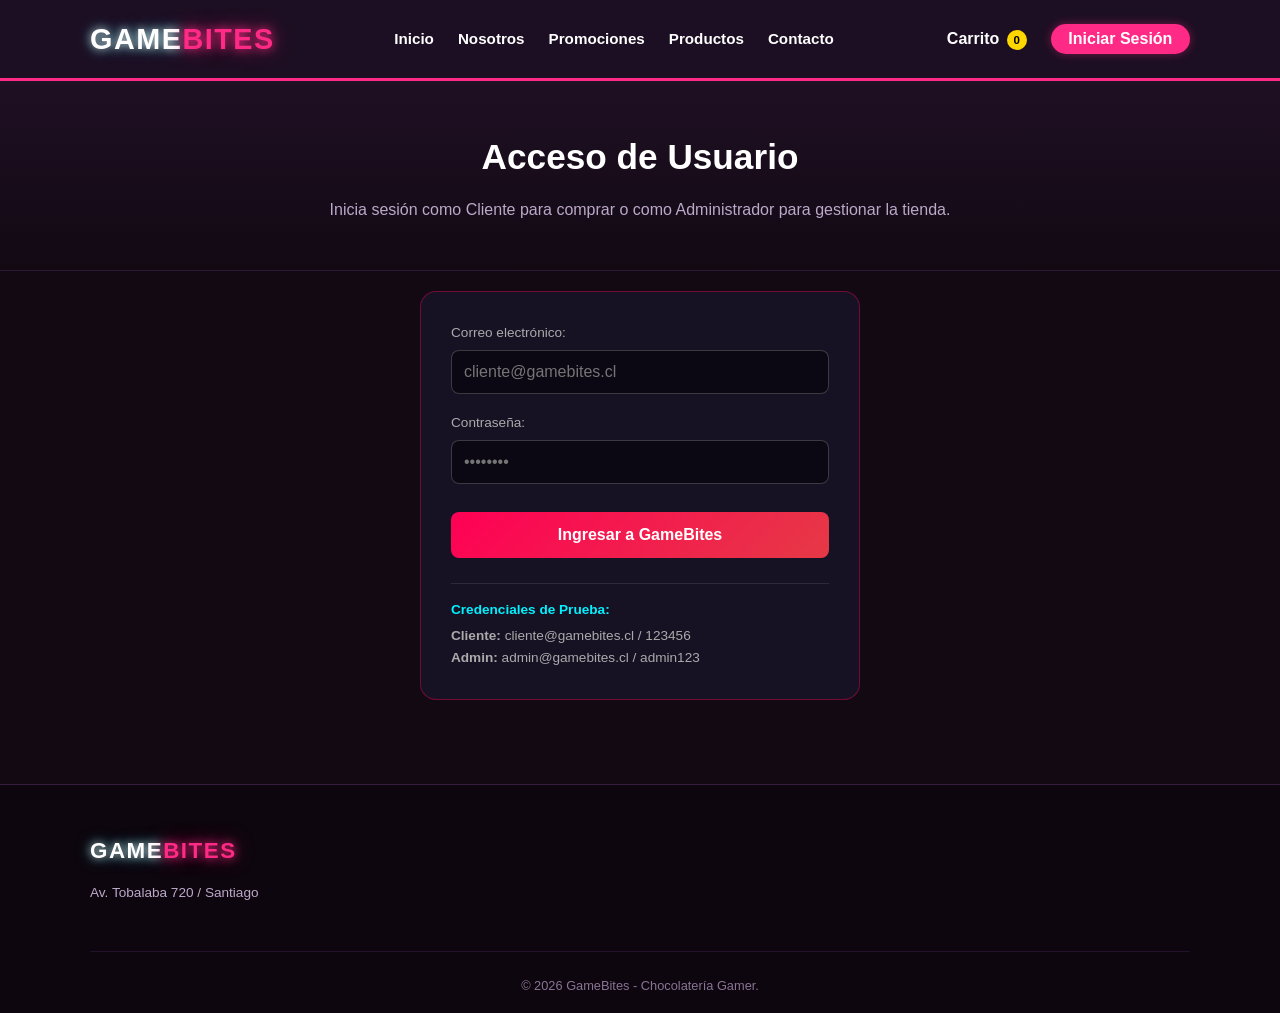
<file: pages/login.html>
<!DOCTYPE html>
<html lang="es">
<head>
    <meta charset="UTF-8">
    <meta name="viewport" content="width=device-width, initial-scale=1.0">
    <title>Iniciar Sesión | GameBites</title>
    <link rel="stylesheet" href="../styles/global.css">
    <link rel="stylesheet" href="../styles/header.css">
    <link rel="stylesheet" href="../styles/caluga.css">
    <link rel="stylesheet" href="../styles/pages.css">
</head>
<body>
<header>
    <nav>
        <section class="brand-section">
            <a href="../index.html" class="logo">
                <span class="logo-game">GAME</span>
                <span class="logo-bites">BITES</span>
                <span class="logo-icon"></span>
            </a>
        </section>
        <button class="menu-toggle" id="menu-toggle" type="button" aria-label="Abrir menú" aria-expanded="false"></button>
        <section class="nav-links-section">
            <a href="../index.html">Inicio</a>
            <a href="nosotros.html">Nosotros</a>
            <a href="promociones.html">Promociones</a>
            <a href="productos.html">Productos</a>
            <a href="contacto.html">Contacto</a>
        </section>
        <section class="user-section">
        <a href="carrito.html" class="cart-link"> <span>Carrito</span> <span class="cart-count">0</span></a>
        <div id="user-nav-container"></div>
      </section>
    </nav>
</header>

<section class="page-hero">
    <h1>Acceso de Usuario</h1>
    <p>Inicia sesión como Cliente para comprar o como Administrador para gestionar la tienda.</p>
</section>

<main class="main-container" style="max-width: 480px; margin: 0 auto; padding: 20px;">
    <div style="background: #161224; padding: 30px; border-radius: 16px; border: 1px solid rgba(255, 0, 85, 0.4); color: #fff;">
        <form id="login-form" style="display: flex; flex-direction: column; gap: 18px;">
            <div>
                <label style="display: block; font-size: 0.85rem; color: #aaa; margin-bottom: 6px;">Correo electrónico:</label>
                <input type="email" id="login-email" required placeholder="cliente@gamebites.cl" style="width: 100%; padding: 12px; background: #0b0813; border: 1px solid rgba(255,255,255,0.2); border-radius: 8px; color: #fff; font-size: 1rem;">
            </div>
            <div>
                <label style="display: block; font-size: 0.85rem; color: #aaa; margin-bottom: 6px;">Contraseña:</label>
                <input type="password" id="login-password" required placeholder="••••••••" style="width: 100%; padding: 12px; background: #0b0813; border: 1px solid rgba(255,255,255,0.2); border-radius: 8px; color: #fff; font-size: 1rem;">
            </div>

            <button type="submit" style="background: linear-gradient(135deg, #ff0055, #e63946); color: #fff; border: none; padding: 14px; font-size: 1rem; font-weight: 800; border-radius: 8px; cursor: pointer; margin-top: 10px;">
                Ingresar a GameBites
            </button>
        </form>

        <div style="margin-top: 25px; padding-top: 15px; border-top: 1px solid rgba(255,255,255,0.1); font-size: 0.85rem; color: #aaa; line-height: 1.6;">
            <p style="margin: 0 0 5px 0;"><strong style="color:#00f2fe;">Credenciales de Prueba:</strong></p>
            <p style="margin: 0;"> <strong>Cliente:</strong> cliente@gamebites.cl / 123456</p>
            <p style="margin: 0;"> <strong>Admin:</strong> admin@gamebites.cl / admin123</p>
        </div>
    </div>
</main>

<footer class="main-footer">
    <div class="footer-container">
        <div class="footer-col brand-col">
            <a href="../index.html" class="logo logo-footer">
                <span class="logo-game">GAME</span>
                <span class="logo-bites">BITES</span>
                <span class="logo-icon"></span>
            </a>
            <p class="footer-address">Av. Tobalaba 720 / Santiago</p>
        </div>
    </div>
    <div class="footer-bottom">
        <p>&copy; 2026 GameBites - Chocolatería Gamer.</p>
    </div>
</footer>

<script src="../scripts/script.js"></script>
</body>
</html>
</file>
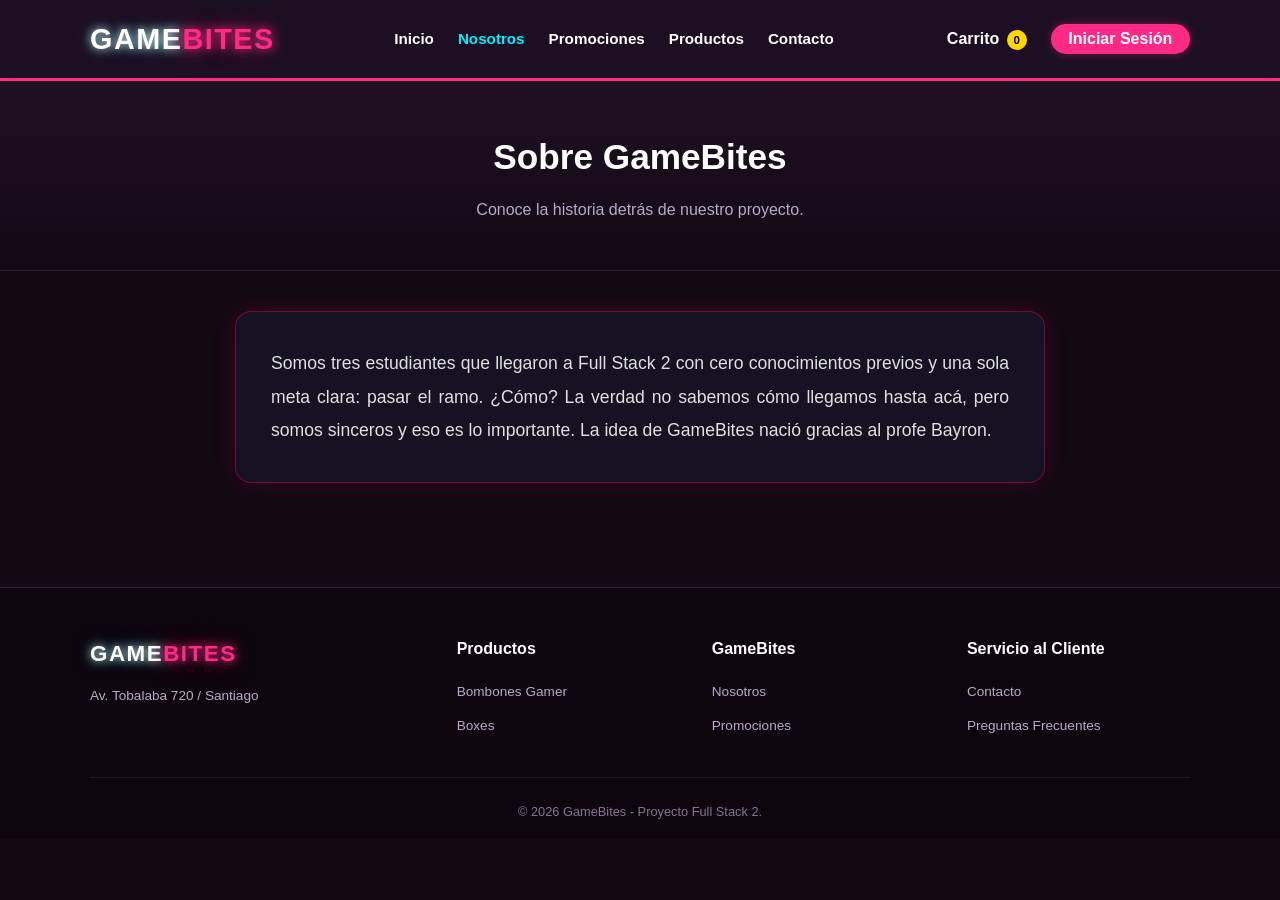
<file: pages/nosotros.html>
<!DOCTYPE html>
<html lang="es">
<head>
    <meta charset="UTF-8">
    <meta name="viewport" content="width=device-width, initial-scale=1.0">
    <title>Nosotros | GameBites</title>
    <link rel="stylesheet" href="../styles/global.css">
    <link rel="stylesheet" href="../styles/header.css">
    <link rel="stylesheet" href="../styles/caluga.css">
    <link rel="stylesheet" href="../styles/pages.css">
</head>
<body>
<header>
    <nav>
        <section class="brand-section">
            <a href="../index.html" class="logo">
                <span class="logo-game">GAME</span>
                <span class="logo-bites">BITES</span>
                <span class="logo-icon"></span>
            </a>
        </section>
        <button class="menu-toggle" id="menu-toggle" type="button" aria-label="Abrir menú" aria-expanded="false"></button>
        <section class="nav-links-section">
            <a href="../index.html">Inicio</a>
            <a href="nosotros.html" class="active">Nosotros</a>
            <a href="promociones.html">Promociones</a>
            <a href="productos.html">Productos</a>
            <a href="contacto.html">Contacto</a>
        </section>
        <section class="user-section">
        <a href="carrito.html" class="cart-link"> <span>Carrito</span> <span class="cart-count">0</span></a>
        <div id="user-nav-container"></div>
      </section>
    </nav>
</header>

<section class="page-hero">
    <h1>Sobre GameBites</h1>
    <p>Conoce la historia detrás de nuestro proyecto.</p>
</section>

<main class="main-container" style="max-width: 850px; margin: 0 auto; padding: 40px 20px; color: #ffffff;">
    <div style="background: #161224; padding: 35px; border-radius: 16px; border: 1px solid rgba(255, 0, 85, 0.4); box-shadow: 0 0 25px rgba(255, 0, 85, 0.15);">
        <p style="line-height: 1.9; color: #e0e0e0; font-size: 1.1rem; margin: 0; text-align: justify;">
            Somos tres estudiantes que llegaron a Full Stack 2 con cero conocimientos previos y una sola meta clara: pasar el ramo. ¿Cómo? La verdad no sabemos cómo llegamos hasta acá, pero somos sinceros y eso es lo importante. La idea de GameBites nació gracias al profe Bayron.
        </p>
    </div>
</main>

<footer class="main-footer">
    <div class="footer-container">
        <div class="footer-col brand-col">
            <a href="../index.html" class="logo logo-footer">
                <span class="logo-game">GAME</span>
                <span class="logo-bites">BITES</span>
                <span class="logo-icon"></span>
            </a>
            <p class="footer-address">Av. Tobalaba 720 / Santiago</p>
        </div>
        <div class="footer-col">
            <h4>Productos</h4>
            <ul>
                <li><a href="productos.html">Bombones Gamer</a></li>
                <li><a href="promociones.html">Boxes</a></li>
            </ul>
        </div>
        <div class="footer-col">
            <h4>GameBites</h4>
            <ul>
                <li><a href="nosotros.html">Nosotros</a></li>
                <li><a href="promociones.html">Promociones</a></li>
            </ul>
        </div>
        <div class="footer-col">
            <h4>Servicio al Cliente</h4>
            <ul>
                <li><a href="contacto.html">Contacto</a></li>
                <li><a href="faq.html">Preguntas Frecuentes</a></li>
            </ul>
        </div>
    </div>
    <div class="footer-bottom">
        <p>&copy; 2026 GameBites - Proyecto Full Stack 2.</p>
    </div>
</footer>

<script src="../scripts/script.js"></script>
</body>
</html>
</file>
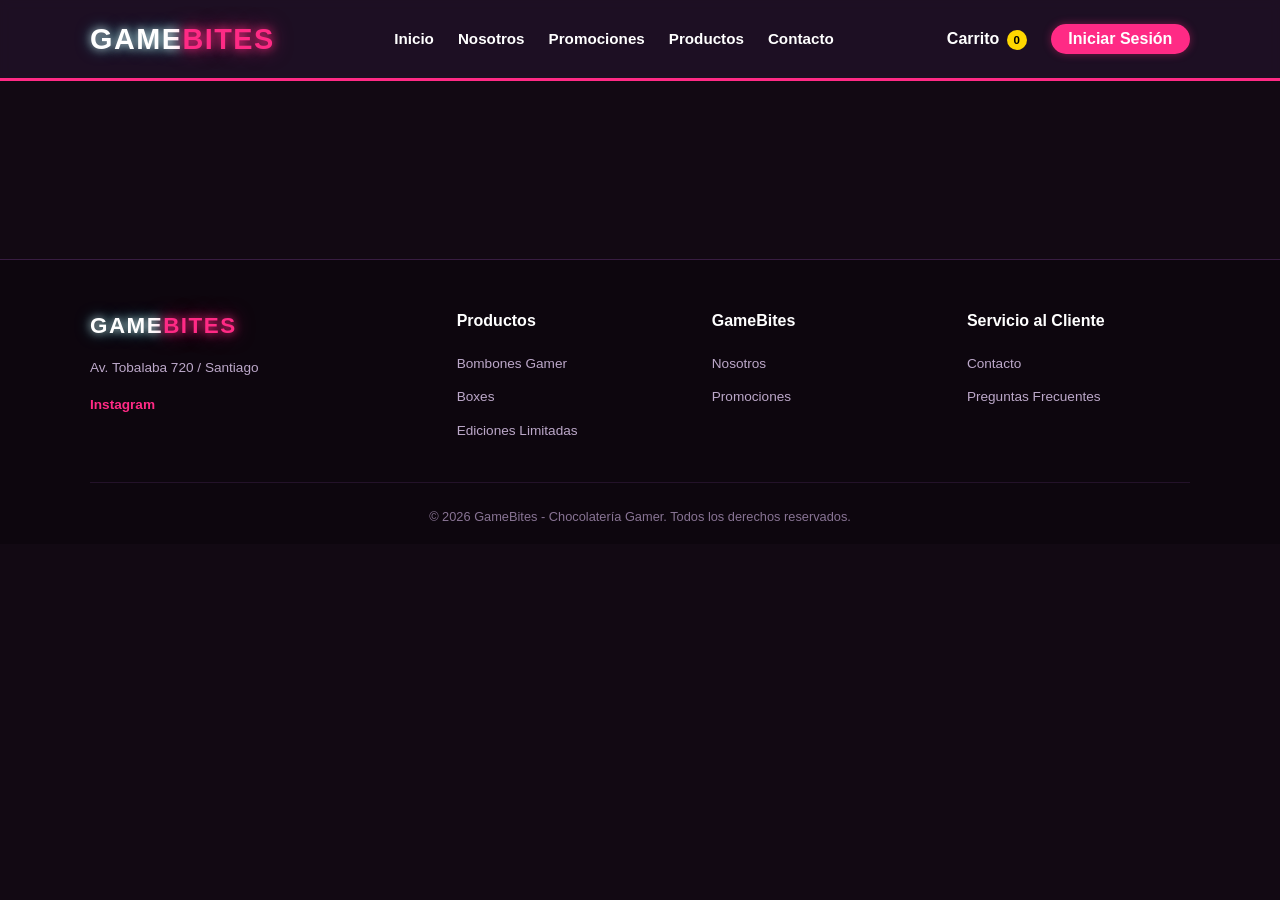
<file: pages/producto.html>
<!DOCTYPE html>
<html lang="es">
<head>
    <meta charset="UTF-8">
    <meta name="viewport" content="width=device-width, initial-scale=1.0">
    <title>Detalle del producto | GameBites</title>
    <link rel="stylesheet" href="../styles/global.css">
    <link rel="stylesheet" href="../styles/header.css">
    <link rel="stylesheet" href="../styles/caluga.css">
    <link rel="stylesheet" href="../styles/pages.css">
</head>
<body>
<header>
    <nav>
        <section class="brand-section">
            <a href="../index.html" class="logo">
                <span class="logo-game">GAME</span>
                <span class="logo-bites">BITES</span>
                <span class="logo-icon"></span>
            </a>
        </section>
        <button class="menu-toggle" id="menu-toggle" type="button" aria-label="Abrir menú" aria-expanded="false"></button>
        <section class="nav-links-section">
            <a href="../index.html">Inicio</a>
            <a href="nosotros.html">Nosotros</a>
            <a href="promociones.html">Promociones</a>
            <a href="productos.html">Productos</a>
            <a href="contacto.html">Contacto</a>
        </section>
        <section class="user-section">
        <a href="carrito.html" class="cart-link"> <span>Carrito</span> <span class="cart-count">0</span></a>
        <div id="user-nav-container"></div>
      </section>
    </nav>
</header>
<main class="main-container">
    <div id="product-detail" class="detail-layout content-card reveal"></div>
</main>
<footer class="main-footer"><div class="footer-container"><div class="footer-col brand-col"><a href="../index.html" class="logo logo-footer"><span class="logo-game">GAME</span><span class="logo-bites">BITES</span><span class="logo-icon"></span></a><p class="footer-address">Av. Tobalaba 720 / Santiago</p><div class="social-links"><a href="contacto.html">Instagram</a></div></div>
<div class="footer-col"><h4>Productos</h4><ul><li><a href="productos.html">Bombones Gamer</a></li><li><a href="productos.html">Boxes</a></li><li><a href="productos.html">Ediciones Limitadas</a></li></ul></div>
<div class="footer-col"><h4>GameBites</h4><ul><li><a href="nosotros.html">Nosotros</a></li><li><a href="promociones.html">Promociones</a></li></ul></div>
<div class="footer-col"><h4>Servicio al Cliente</h4><ul><li><a href="contacto.html">Contacto</a></li><li><a href="faq.html">Preguntas Frecuentes</a></li></ul></div></div>
<div class="footer-bottom"><p>&copy; 2026 GameBites - Chocolatería Gamer. Todos los derechos reservados.</p></div></footer>
<script src="../scripts/script.js"></script></body></html>
</file>
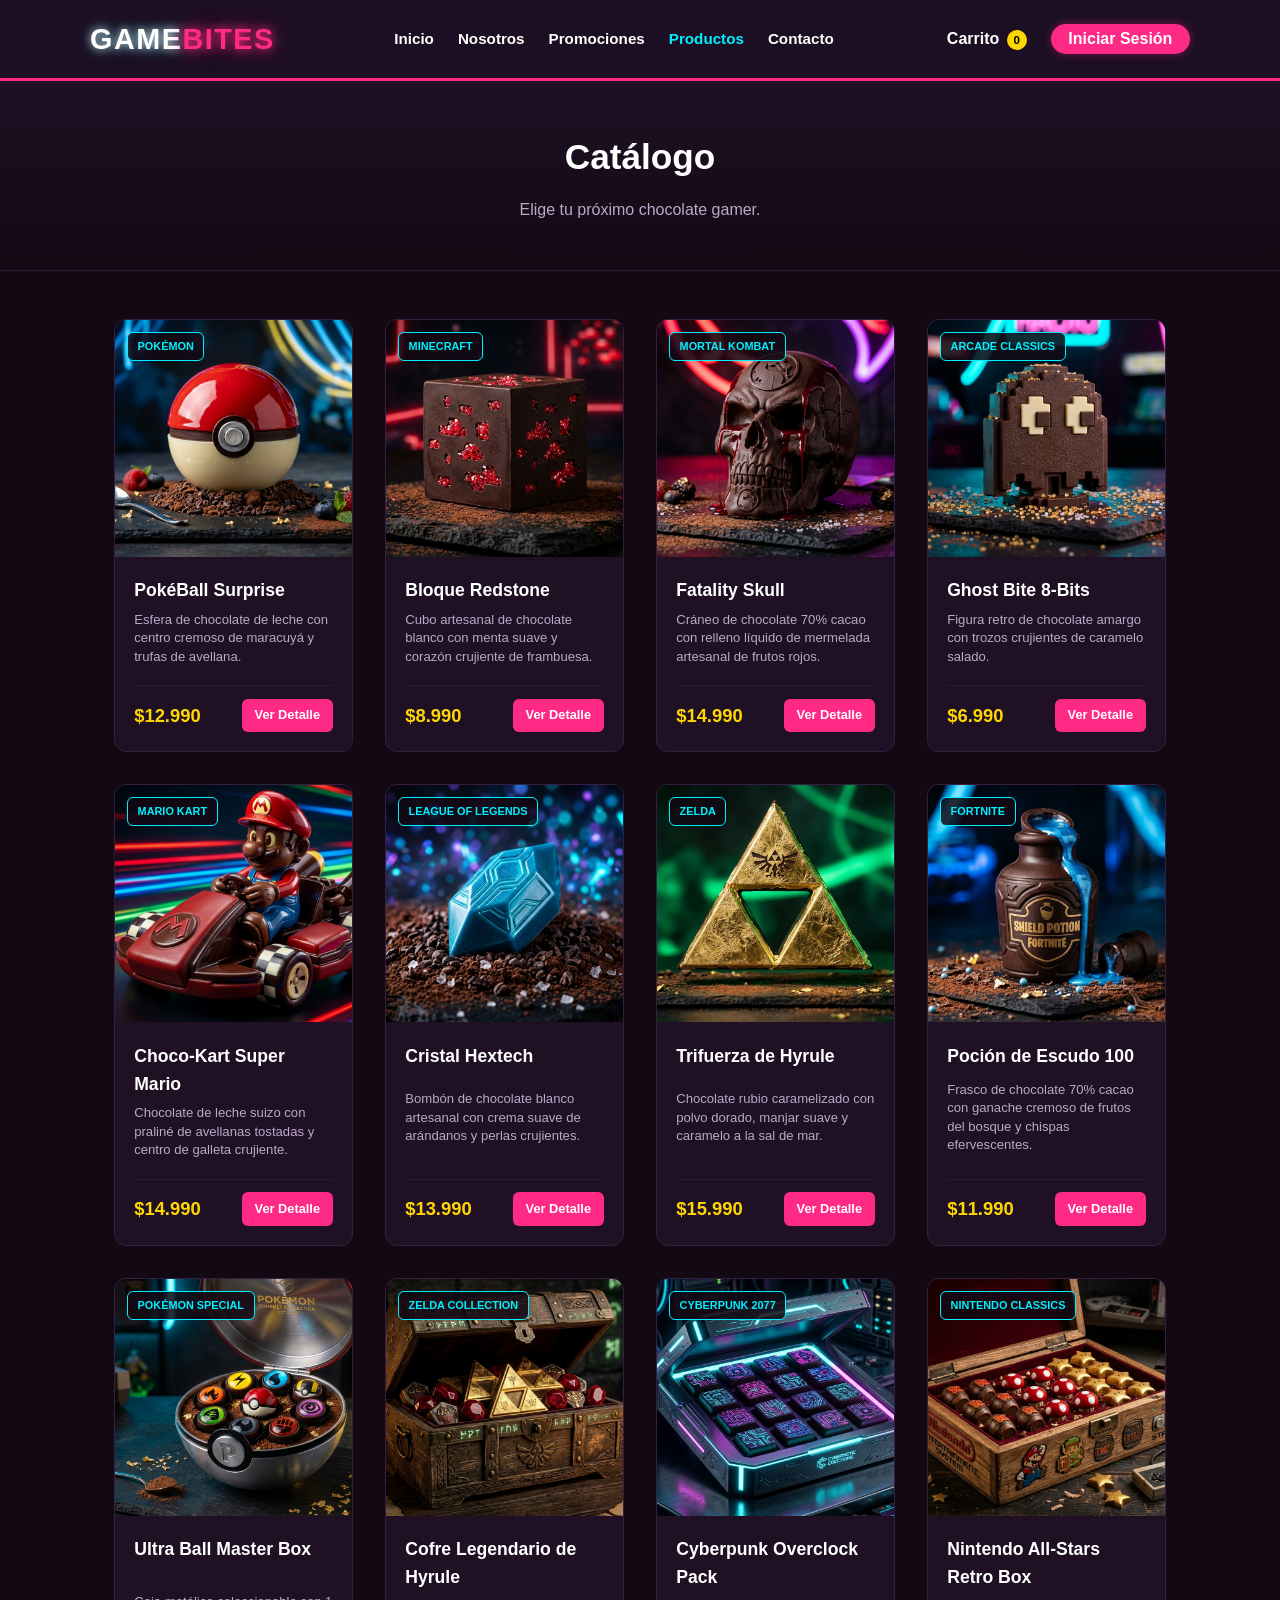
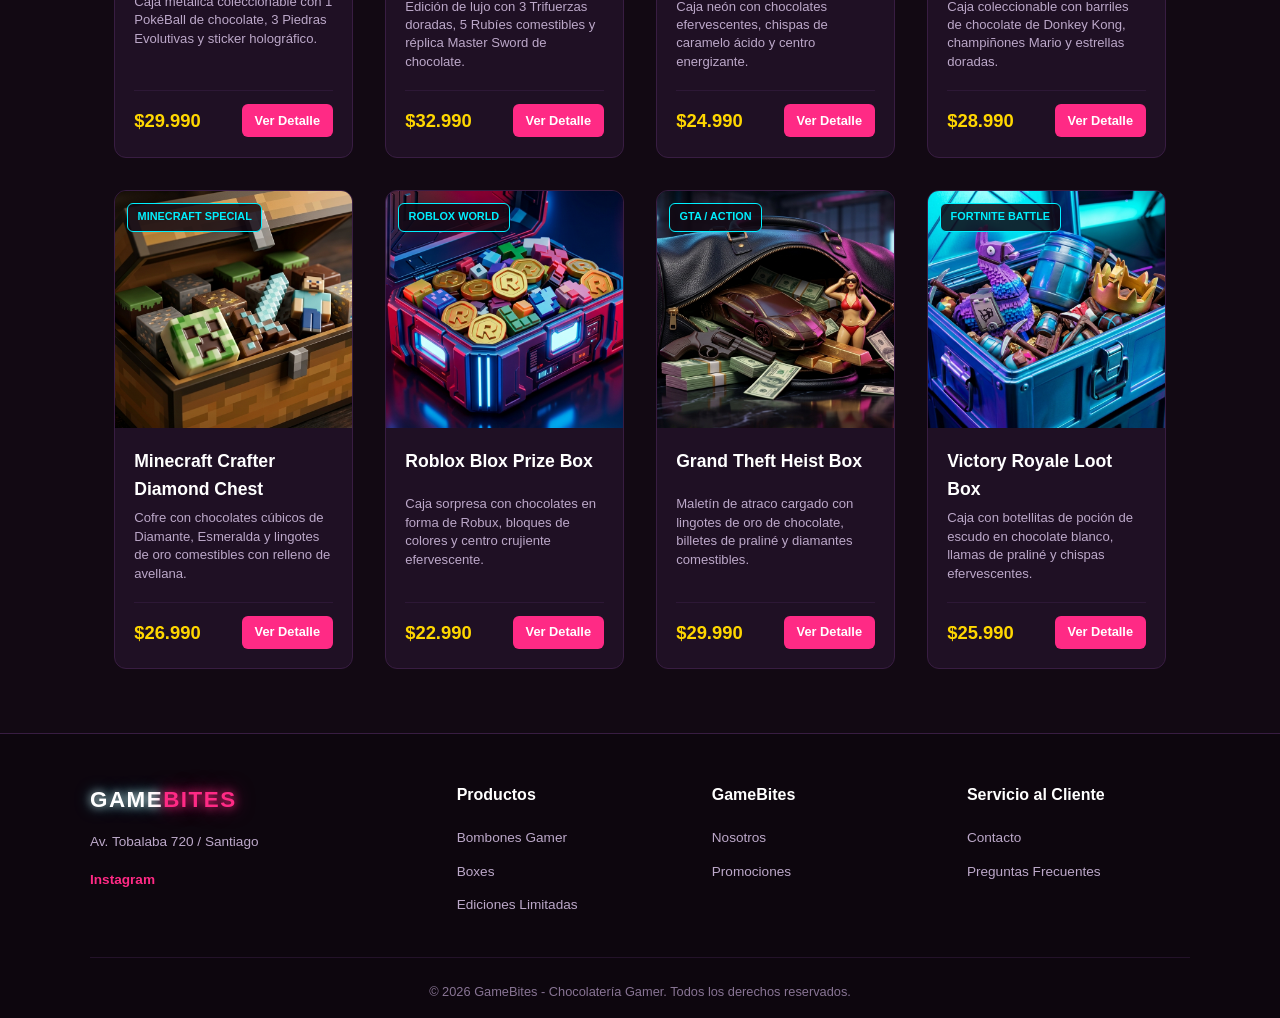
<file: pages/productos.html>
<!DOCTYPE html>
<html lang="es">
<head>
    <meta charset="UTF-8">
    <meta name="viewport" content="width=device-width, initial-scale=1.0">
    <title>Productos | GameBites</title>
    <link rel="stylesheet" href="../styles/global.css">
    <link rel="stylesheet" href="../styles/header.css">
    <link rel="stylesheet" href="../styles/caluga.css">
    <link rel="stylesheet" href="../styles/pages.css">
</head>
<body>
<header>
    <nav>
        <section class="brand-section">
            <a href="../index.html" class="logo">
                <span class="logo-game">GAME</span>
                <span class="logo-bites">BITES</span>
                <span class="logo-icon"></span>
            </a>
        </section>
        <button class="menu-toggle" id="menu-toggle" type="button" aria-label="Abrir menú" aria-expanded="false"></button>
        <section class="nav-links-section">
            <a href="../index.html">Inicio</a>
            <a href="nosotros.html">Nosotros</a>
            <a href="promociones.html">Promociones</a>
            <a href="productos.html" class="active">Productos</a>
            <a href="contacto.html">Contacto</a>
        </section>
        <section class="user-section">
        <a href="carrito.html" class="cart-link"> <span>Carrito</span> <span class="cart-count">0</span></a>
        <div id="user-nav-container"></div>
      </section>
    </nav>
</header>

<section class="page-hero">
    <h1>Catálogo</h1>
    <p>Elige tu próximo chocolate gamer.</p>
</section>

<main class="main-container">
    <div id="products-grid" class="product-grid"></div>
</main>

<footer class="main-footer">
    <div class="footer-container">
        <div class="footer-col brand-col">
            <a href="../index.html" class="logo logo-footer">
                <span class="logo-game">GAME</span>
                <span class="logo-bites">BITES</span>
                <span class="logo-icon"></span>
            </a>
            <p class="footer-address">Av. Tobalaba 720 / Santiago</p>
            <div class="social-links"><a href="contacto.html">Instagram</a></div>
        </div>
        <div class="footer-col">
            <h4>Productos</h4>
            <ul>
                <li><a href="productos.html">Bombones Gamer</a></li>
                <li><a href="promociones.html">Boxes</a></li>
                <li><a href="promociones.html">Ediciones Limitadas</a></li>
            </ul>
        </div>
        <div class="footer-col">
            <h4>GameBites</h4>
            <ul>
                <li><a href="nosotros.html">Nosotros</a></li>
                <li><a href="promociones.html">Promociones</a></li>
            </ul>
        </div>
        <div class="footer-col">
            <h4>Servicio al Cliente</h4>
            <ul>
                <li><a href="contacto.html">Contacto</a></li>
                <li><a href="faq.html">Preguntas Frecuentes</a></li>
            </ul>
        </div>
    </div>
    <div class="footer-bottom">
        <p>&copy; 2026 GameBites - Chocolatería Gamer. Todos los derechos reservados.</p>
    </div>
</footer>

<script src="../scripts/script.js"></script>
</body>
</html>
</file>
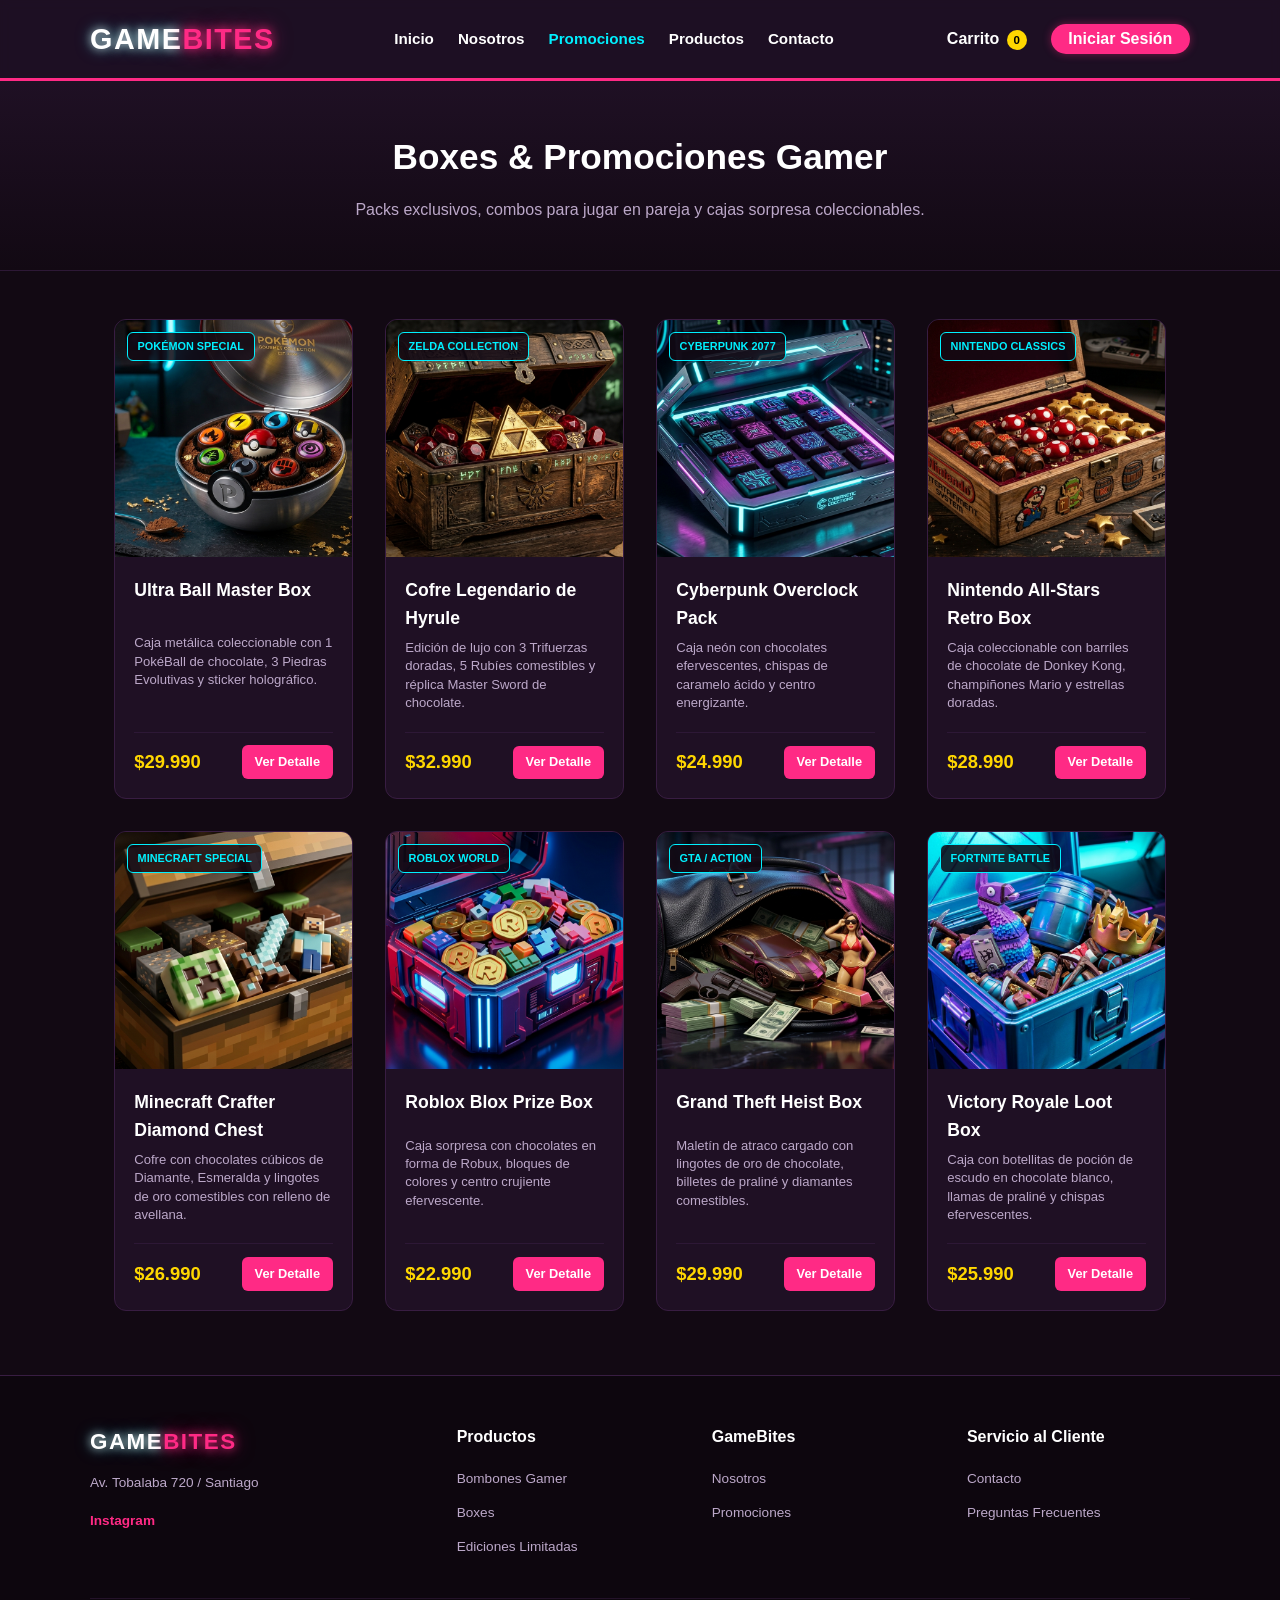
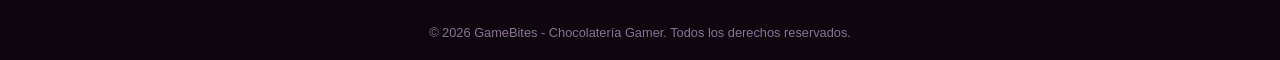
<file: pages/promociones.html>
<!DOCTYPE html>
<html lang="es">
<head>
    <meta charset="UTF-8">
    <meta name="viewport" content="width=device-width, initial-scale=1.0">
    <title>Promociones y Boxes | GameBites</title>
    <link rel="stylesheet" href="../styles/global.css">
    <link rel="stylesheet" href="../styles/header.css">
    <link rel="stylesheet" href="../styles/caluga.css">
    <link rel="stylesheet" href="../styles/pages.css">
</head>
<body>
<header>
    <nav>
        <section class="brand-section">
            <a href="../index.html" class="logo">
                <span class="logo-game">GAME</span>
                <span class="logo-bites">BITES</span>
                <span class="logo-icon"></span>
            </a>
        </section>
        <button class="menu-toggle" id="menu-toggle" type="button" aria-label="Abrir menú" aria-expanded="false"></button>
        <section class="nav-links-section">
            <a href="../index.html">Inicio</a>
            <a href="nosotros.html">Nosotros</a>
            <a href="promociones.html" class="active">Promociones</a>
            <a href="productos.html">Productos</a>
            <a href="contacto.html">Contacto</a>
        </section>
        <section class="user-section">
        <a href="carrito.html" class="cart-link"> <span>Carrito</span> <span class="cart-count">0</span></a>
        <div id="user-nav-container"></div>
      </section>
    </nav>
</header>

<section class="page-hero">
    <h1>Boxes & Promociones Gamer</h1>
    <p>Packs exclusivos, combos para jugar en pareja y cajas sorpresa coleccionables.</p>
</section>

<main class="main-container">
    
    <div id="promotions-grid" class="product-grid"></div>
</main>

<footer class="main-footer">
    <div class="footer-container">
        <div class="footer-col brand-col">
            <a href="../index.html" class="logo logo-footer">
                <span class="logo-game">GAME</span>
                <span class="logo-bites">BITES</span>
                <span class="logo-icon"></span>
            </a>
            <p class="footer-address">Av. Tobalaba 720 / Santiago</p>
            <div class="social-links"><a href="contacto.html">Instagram</a></div>
        </div>
        <div class="footer-col">
            <h4>Productos</h4>
            <ul>
                <li><a href="productos.html">Bombones Gamer</a></li>
                <li><a href="promociones.html">Boxes</a></li>
                <li><a href="promociones.html">Ediciones Limitadas</a></li>
            </ul>
        </div>
        <div class="footer-col">
            <h4>GameBites</h4>
            <ul>
                <li><a href="nosotros.html">Nosotros</a></li>
                <li><a href="promociones.html">Promociones</a></li>
            </ul>
        </div>
        <div class="footer-col">
            <h4>Servicio al Cliente</h4>
            <ul>
                <li><a href="contacto.html">Contacto</a></li>
                <li><a href="faq.html">Preguntas Frecuentes</a></li>
            </ul>
        </div>
    </div>
    <div class="footer-bottom">
        <p>&copy; 2026 GameBites - Chocolatería Gamer. Todos los derechos reservados.</p>
    </div>
</footer>

<script src="../scripts/script.js"></script>
</body>
</html>
</file>
<file: styles/global.css>
:root {
  --bg-dark: #120913;
  --card-bg: #1f1024;
  --neon-pink: #ff2a85;
  --neon-cyan: #00f0ff;
  --neon-gold: #ffd700;
  --text-main: #ffffff;
  --text-sub: #bca8c9;
  --font-title: 'Segoe UI', Tahoma, Geneva, Verdana, sans-serif;
  --font-body: Arial, Helvetica, sans-serif;
}


* {
  margin: 0;
  padding: 0;
  box-sizing: border-box;
}

body {
  background-color: var(--bg-dark);
  color: var(--text-main);
  font-family: var(--font-body);
  line-height: 1.6;
}


.hero-banner {
  background: linear-gradient(180deg, #1f1024 0%, #120913 100%);
  padding: 4rem 1.5rem;
  text-align: center;
  border-bottom: 1px solid #2d1836;
}

.hero-content {
  max-width: 800px;
  margin: 0 auto;
}

.badge {
  display: inline-block;
  background: var(--neon-pink);
  color: #ffffff;
  font-size: 0.75rem;
  font-weight: 700;
  padding: 0.3rem 0.8rem;
  border-radius: 20px;
  text-transform: uppercase;
  letter-spacing: 1px;
  margin-bottom: 1rem;
}

.hero-banner h1 {
  font-family: var(--font-title);
  font-size: 2.3rem;
  color: #ffffff;
  margin-bottom: 1rem;
}

.hero-banner p {
  color: var(--text-sub);
  font-size: 1.1rem;
  margin-bottom: 1.8rem;
}

.btn-primary {
  display: inline-block;
  background: var(--neon-cyan);
  color: #000000;
  font-weight: 700;
  padding: 0.8rem 1.8rem;
  border-radius: 8px;
  text-decoration: none;
  transition: transform 0.2s, box-shadow 0.2s;
}

.btn-primary:hover {
  transform: translateY(-2px);
  box-shadow: 0 0 15px rgba(0, 240, 255, 0.5);
}


.main-container {
  max-width: 1100px;
  margin: 3rem auto;
  padding: 0 1.5rem;
}

.section-title {
  font-family: var(--font-title);
  font-size: 1.8rem;
  color: var(--neon-cyan);
  text-align: center;
  margin-bottom: 2.5rem;
  text-transform: uppercase;
  letter-spacing: 1px;
}


.main-footer {
  background: #0d060e;
  border-top: 1px solid #381d42;
  padding: 3rem 1.5rem 1rem 1.5rem;
  margin-top: 4rem;
}

.footer-container {
  max-width: 1100px;
  margin: 0 auto;
  display: grid;
  grid-template-columns: 1.5fr repeat(3, 1fr);
  gap: 2rem;
}

.footer-logo {
  height: 40px;
  margin-bottom: 0.8rem;
  object-fit: contain;
}

.footer-address {
  color: var(--text-sub);
  font-size: 0.85rem;
  margin-bottom: 1rem;
}

.social-links {
  display: flex;
  gap: 1rem;
}

.social-links a {
  color: var(--neon-pink);
  text-decoration: none;
  font-size: 0.85rem;
  font-weight: 600;
}

.footer-col h4 {
  color: #ffffff;
  font-family: var(--font-title);
  font-size: 1rem;
  margin-bottom: 1rem;
}

.footer-col ul {
  list-style: none;
}

.footer-col ul li {
  margin-bottom: 0.5rem;
}

.footer-col ul li a {
  color: var(--text-sub);
  text-decoration: none;
  font-size: 0.85rem;
  transition: color 0.2s;
}

.footer-col ul li a:hover {
  color: var(--neon-cyan);
}

.footer-bottom {
  max-width: 1100px;
  margin: 2rem auto 0 auto;
  padding-top: 1.5rem;
  border-top: 1px solid #231229;
  text-align: center;
  color: #887494;
  font-size: 0.8rem;
}












@media (max-width: 768px) {
  
  .hero-banner {
    padding: 2.5rem 1rem;
  }

  .hero-banner h1 {
    font-size: 1.7rem;
  }

  .hero-banner p {
    font-size: 0.95rem;
    margin-bottom: 1.4rem;
  }

  
  .main-container {
    margin: 2rem auto;
    padding: 0 1rem;
  }

  .section-title {
    font-size: 1.4rem;
    margin-bottom: 1.8rem;
  }

  
  .footer-container {
    grid-template-columns: 1fr;
    text-align: center;
    gap: 1.5rem;
  }

  .social-links {
    justify-content: center;
  }
}


@media (max-width: 480px) {
  .hero-banner h1 {
    font-size: 1.4rem;
  }

  .btn-primary {
    display: block;
    width: 100%; 
    padding: 0.7rem 1rem;
  }
}


@media (max-width: 320px) {
  
  body {
    word-wrap: break-word;
    overflow-wrap: break-word;
  }

  
  .hero-banner,
  .main-container,
  .main-footer {
    padding-left: 0.5rem;
    padding-right: 0.5rem;
  }

  
  .hero-banner h1 {
    font-size: 1.1rem;
  }

  .section-title {
    font-size: 1.1rem;
  }

  .hero-banner p {
    font-size: 0.85rem;
  }

  
  .btn-primary {
    font-size: 0.8rem;
    padding: 0.6rem 0.5rem;
    width: 100%;
  }
}
</file>
<file: styles/header.css>
header {
  background: rgba(31, 16, 36, 0.95);
  border-bottom: 3px solid var(--neon-pink);
  padding: 1rem 2rem;
  position: sticky;
  top: 0;
  z-index: 1000;
  backdrop-filter: blur(5px);
}

header nav {
  max-width: 1100px;
  margin: 0 auto;
  display: flex;
  justify-content: space-between;
  align-items: center;
  flex-wrap: wrap;
}

header nav section {
  display: flex;
  align-items: center;
  gap: 1.5rem;
}


.logo {
  font-family: var(--font-title);
  font-size: 1.8rem;
  font-weight: 800;
  text-decoration: none !important;
  display: inline-flex;
  align-items: center;
  letter-spacing: 1.5px;
}


.logo-game {
  color: #ffffff !important;
  text-shadow: 0 0 8px rgba(255, 255, 255, 0.8), 0 0 15px rgba(0, 240, 255, 0.5);
}


.logo-bites {
  color: var(--neon-pink) !important;
  text-shadow: 0 0 10px rgba(255, 42, 133, 0.9), 0 0 20px rgba(255, 42, 133, 0.6);
}


.logo-icon {
  font-size: 1.4rem;
  margin-left: 0.4rem;
}


.logo-footer {
  font-size: 1.4rem;
  margin-bottom: 0.8rem;
}


.nav-links-section a {
  color: var(--text-main);
  text-decoration: none;
  font-weight: 600;
  font-size: 0.95rem;
  transition: color 0.2s;
}

.nav-links-section a:hover,
.nav-links-section a.active {
  color: var(--neon-cyan);
}

.btn-login {
  background: var(--neon-pink);
  color: #ffffff !important;
  padding: 0.4rem 1.1rem;
  border-radius: 20px;
  box-shadow: 0 0 8px rgba(255, 42, 133, 0.4);
  text-decoration: none;
  font-weight: 600;
}

@media (max-width: 768px) {
  header nav {
    flex-direction: column;
    gap: 1rem;
  }
  header nav section {
    flex-wrap: wrap;
    justify-content: center;
  }
}




@media (max-width: 768px) {
  header {
    padding: 0.8rem 1rem;
  }

  header nav {
    flex-direction: column;
    gap: 0.8rem;
  }

  header nav section {
    gap: 1rem;
    flex-wrap: wrap;
    justify-content: center;
  }

  .logo {
    font-size: 1.5rem;
  }

  .nav-links-section a {
    font-size: 0.85rem;
  }
}


@media (max-width: 480px) {
  header nav section {
    gap: 0.6rem;
  }

  .logo {
    font-size: 1.3rem;
  }

  .btn-login {
    padding: 0.3rem 0.8rem;
    font-size: 0.8rem;
  }
}


@media (max-width: 320px) {
  header {
    padding: 0.5rem 0.2rem;
  }

  .logo {
    font-size: 0.95rem;
    letter-spacing: 0.5px;
  }

  .logo-icon {
    font-size: 0.9rem;
  }

  .nav-links-section {
    gap: 0.3rem 0.5rem;
  }

  .nav-links-section a {
    font-size: 0.72rem;
  }

  .btn-login {
    font-size: 0.72rem;
    padding: 0.28rem 0.5rem;
  }
}


.menu-toggle {
  display: none;
  border: 1px solid rgba(0, 242, 254, 0.5);
  background: rgba(0, 242, 254, 0.08);
  color: var(--neon-cyan);
  width: 42px;
  height: 38px;
  border-radius: 8px;
  cursor: pointer;
  font-size: 1.35rem;
  line-height: 1;
  transition: all 0.2s ease;
}

.menu-toggle:hover,
.menu-toggle.active {
  background: var(--neon-cyan);
  color: #08060d;
  box-shadow: 0 0 12px rgba(0, 242, 254, 0.35);
}

.user-name-btn {
  display: inline-flex;
  align-items: center;
  gap: 5px;
  padding: 0.4rem 0.9rem;
  border-radius: 20px;
  text-decoration: none;
  font-weight: 700;
  font-size: 0.85rem;
  transition: transform 0.2s ease, box-shadow 0.2s ease;
}

.user-name-btn:hover {
  transform: translateY(-1px);
}

.user-name-btn.client {
  background: var(--neon-pink);
  color: #fff !important;
  box-shadow: 0 0 8px rgba(255, 42, 133, 0.4);
}

.user-name-btn.admin {
  background: #00FFFF;
  color: #000 !important;
  box-shadow: 0 0 10px rgba(0, 255, 255, 0.4);
}

@media (max-width: 768px) {
  header nav {
    position: relative;
    flex-direction: row;
    flex-wrap: wrap;
    gap: 0.6rem;
  }

  header nav section {
    gap: 0.6rem;
  }

  .brand-section {
    margin-right: auto;
  }

  .menu-toggle {
    display: inline-flex;
    align-items: center;
    justify-content: center;
    order: 2;
  }

  .user-section {
    order: 3;
    margin-left: auto;
  }

  .nav-links-section {
    order: 4;
    display: none !important;
    width: 100%;
    flex-direction: column !important;
    align-items: stretch !important;
    gap: 0 !important;
    padding: 0.45rem 0;
    background: rgba(11, 8, 19, 0.98);
    border: 1px solid rgba(0, 242, 254, 0.25);
    border-radius: 10px;
  }

  .nav-links-section.menu-open {
    display: flex !important;
  }

  .nav-links-section a {
    display: block;
    padding: 0.75rem 1rem;
    font-size: 0.95rem;
    border-bottom: 1px solid rgba(255,255,255,0.06);
  }

  .nav-links-section a:last-child {
    border-bottom: none;
  }
}

@media (max-width: 480px) {
  .user-section {
    gap: 0.35rem !important;
  }

  .user-name-btn {
    max-width: 130px;
    padding: 0.32rem 0.65rem;
    font-size: 0.75rem;
  }

  .user-name-btn span {
    overflow: hidden;
    text-overflow: ellipsis;
    white-space: nowrap;
  }

  .cart-link span:not(.cart-count) {
    display: none;
  }
}

@media (max-width: 320px) {
  header nav {
    gap: 0.3rem;
  }

  .menu-toggle {
    width: 36px;
    height: 34px;
    font-size: 1.1rem;
  }

  .user-name-btn {
    max-width: 105px;
    font-size: 0.68rem;
    padding: 0.28rem 0.45rem;
  }

  .cart-link {
    font-size: 0.75rem;
  }
}

.logout-btn {
  background: transparent;
  border: 1px solid rgba(255,255,255,0.3);
  color: var(--neon-pink);
  padding: 4px 8px;
  border-radius: 4px;
  font-size: 0.75rem;
  cursor: pointer;
  font-weight: 700;
  transition: all 0.2s ease;
}
.logout-btn:hover {
  border-color: var(--neon-pink);
  box-shadow: 0 0 8px rgba(255, 42, 133, 0.25);
}
</file>
<file: styles/caluga.css>
.product-grid {
  display: grid;
  grid-template-columns: repeat(auto-fit, minmax(230px, 1fr));
  gap: 2rem;
}


.caluga-card {
  background: var(--card-bg);
  border: 1px solid #381d42;
  border-radius: 12px;
  overflow: hidden;
  text-decoration: none;
  color: var(--text-main);
  display: flex;
  flex-direction: column;
  position: relative;
  transition: transform 0.3s ease, border-color 0.3s ease, box-shadow 0.3s ease;
}


.caluga-card:hover {
  transform: translateY(-8px);
  border-color: var(--neon-pink);
  box-shadow: 0 10px 20px rgba(255, 42, 133, 0.25);
}


.card-badge {
  position: absolute;
  top: 12px;
  left: 12px;
  background: rgba(18, 9, 19, 0.85);
  color: var(--neon-cyan);
  font-size: 0.68rem;
  font-weight: 700;
  padding: 0.3rem 0.6rem;
  border-radius: 6px;
  border: 1px solid var(--neon-cyan);
  z-index: 2;
  text-transform: uppercase;
}


.card-img-wrapper {
  width: 100%;
  aspect-ratio: 1 / 1;
  background: #120913;
  overflow: hidden;
  display: flex;
  align-items: center;
  justify-content: center;
}

.card-img {
  width: 100%;
  height: 100%;
  object-fit: cover;
  transition: transform 0.4s ease;
}

.caluga-card:hover .card-img {
  transform: scale(1.08);
}


.card-content {
  padding: 1.2rem;
  display: flex;
  flex-direction: column;
  flex-grow: 1;
  justify-content: space-between;
}

.card-content h3 {
  font-family: var(--font-title);
  font-size: 1.1rem;
  color: #ffffff;
  margin-bottom: 0.4rem;
}

.card-desc {
  color: var(--text-sub);
  font-size: 0.82rem;
  line-height: 1.4;
  margin-bottom: 1.2rem;
}


.card-footer {
  display: flex;
  align-items: center;
  justify-content: space-between;
  border-top: 1px solid #2d1836;
  padding-top: 0.8rem;
}

.price {
  font-size: 1.15rem;
  font-weight: 700;
  color: var(--neon-gold);
}

.btn-buy {
  background: var(--neon-pink);
  color: #ffffff;
  font-size: 0.8rem;
  font-weight: 600;
  padding: 0.4rem 0.8rem;
  border-radius: 6px;
  transition: background 0.2s ease, color 0.2s ease;
}

.caluga-card:hover .btn-buy {
  background: var(--neon-cyan);
  color: #000000;
}


@media (max-width: 768px) {
  .product-grid {
    gap: 1.2rem;
  }

  .card-content {
    padding: 1rem;
  }

  .card-content h3 {
    font-size: 1rem;
  }

  .card-desc {
    font-size: 0.8rem;
    margin-bottom: 0.8rem;
  }
}


@media (max-width: 480px) {
  .product-grid {
    grid-template-columns: 1fr; 
  }
}


@media (max-width: 320px) {
  .product-grid {
    gap: 0.8rem;
  }

  .caluga-card {
    border-radius: 8px;
  }

  .card-badge {
    font-size: 0.55rem;
    padding: 0.2rem 0.4rem;
    top: 6px;
    left: 6px;
  }

  .card-content {
    padding: 0.6rem;
  }

  .card-content h3 {
    font-size: 0.88rem;
  }

  .card-desc {
    font-size: 0.72rem;
    line-height: 1.2;
    margin-bottom: 0.6rem;
  }

  .card-footer {
    padding-top: 0.5rem;
  }

  .price {
    font-size: 0.95rem;
  }

  .btn-buy {
    font-size: 0.7rem;
    padding: 0.3rem 0.5rem;
  }
}
</file>
<file: styles/pages.css>
.page-hero{
    padding:3rem 1.5rem;
    text-align:center;
    background:linear-gradient(180deg,#1f1024,#120913);
    border-bottom:1px solid #2d1836
}
.page-hero h1{font-size:2.2rem;
    margin-bottom:.7rem
}
.page-hero p{
    color:var(--text-sub)
}
.content-card{background:var(--card-bg);
    border:1px solid #381d42;
    border-radius:14px;
    padding:2rem;
    margin-bottom:1.5rem
}
.cart-link{color:#fff;
    text-decoration:none;
    font-weight:600;
    position:relative}
.cart-link:hover{
    color:var(--neon-cyan)
}
.cart-count{
    display:inline-flex;
    align-items:center;
    justify-content:center;
    background:var(--neon-gold);
    color:#000;
    border-radius:50%;
    min-width:20px;height:20px;
    font-size:.72rem;
    margin-left:3px
}
.reveal{
    opacity:0;
    transform:translateY(20px);
    transition:opacity .5s ease,transform .5s ease
}
.reveal.visible{
    opacity:1;
    transform:none
}
.toast{
    position:fixed;
    right:20px;bottom:20px;
    background:#1f1024;
    border:1px solid var(--neon-cyan);
    color:#fff;
    padding:1rem 1.3rem;
    border-radius:10px;
    z-index:3000;
    transform:translateY(100px);
    opacity:0;
    transition:.3s
}
.toast.show{
    transform:none;opacity:1
}
.detail-layout{
    display:grid;
    grid-template-columns:1fr 1fr;
    gap:3rem;
    align-items:center
}
.detail-image{
    border-radius:15px;
    overflow:hidden;
    border:1px solid #381d42
}
.detail-image img{
    width:100%;
    display:block
}
.detail-info h1{
    font-size:2.2rem;
    margin:1rem 0}
.detail-info p{
    color:var(--text-sub);
    line-height:1.8
}
.detail-price{
    font-size:1.8rem;
    color:var(--neon-gold);
    font-weight:700;
    margin:1.5rem 0
}
.back-link{
    display:block;
    color:var(--neon-cyan);
    margin-top:1.3rem;
    text-decoration:none
}
.card-badge.static{
    position:static;
    display:inline-block
}
.cart-list{
    display:flex;
    flex-direction:column;
    gap:1rem
}
.cart-item{
    display:grid;
    grid-template-columns:80px 1fr auto auto auto;
    gap:1rem;align-items:center;
    background:var(--card-bg);
    border:1px solid #381d42;
    padding:1rem;border-radius:12px
}
.cart-item img{
    width:80px;
    height:80px;
    object-fit:cover;
    border-radius:8px
}

.cart-item-info span {
    color:var(--text-sub);
}
.quantity{
    display:flex;
    align-items:center;
    gap:.7rem}
.quantity button{
        width:30px;
        height:30px;
        border:1px solid var(--neon-cyan);
        background:transparent;
        color:#fff;
        border-radius:6px;
        cursor:pointer
    }
.remove{
        background:none;
        border:0;
        color:#ff6b9f;
        cursor:pointer
    }
.cart-summary{
        text-align:right;
        margin-top:1.5rem
    }
.cart-total{
        font-size:1.5rem;
        font-weight:700;
        color:var(--neon-gold)
    
    }
.form-grid{
    display:grid;
    gap:1rem;
    max-width:650px;
    margin:auto}
.form-grid label{
    font-weight:600
}
.form-grid input, .form-grid textarea{
    width:100%;
    padding:.7rem;
    border-radius:8px;
    border:1px solid #381d42;
    background:var(--card-bg);
    color:#fff
}
.form-grid textarea{
    resize:vertical;
    min-height:100px
}

button.btn-primary{
    border:0;
    cursor:pointer;
    font:inherit
}
.cart-item strong{
    color:var(--neon-gold)
}



@media (max-width: 768px) {
  
  .product-detail-container {
    grid-template-columns: 1fr;
    gap: 1.5rem;
  }

  .product-detail-img {
    max-height: 350px;
    object-fit: cover;
  }

  
  .form-container {
    padding: 1.5rem;
    max-width: 100%;
  }
}


@media (max-width: 480px) {
  .product-detail-title {
    font-size: 1.4rem;
  }

  .form-group input,
  .form-group textarea,
  .form-group select {
    font-size: 0.9rem;
    padding: 0.6rem;
  }

  .btn-submit {
    width: 100%; 
    padding: 0.7rem;
  }
}


@media (max-width: 320px) {
  .product-detail-container,
  .form-container {
    padding: 0.5rem;
  }

  .product-detail-title {
    font-size: 1.1rem;
  }

  .product-detail-price {
    font-size: 1.2rem;
  }

  .form-group label {
    font-size: 0.75rem;
  }

  .form-group input,
  .form-group textarea {
    font-size: 0.75rem;
    padding: 0.4rem;
  }

  .btn-submit {
    font-size: 0.75rem;
    padding: 0.5rem;
  }
}
</file>
